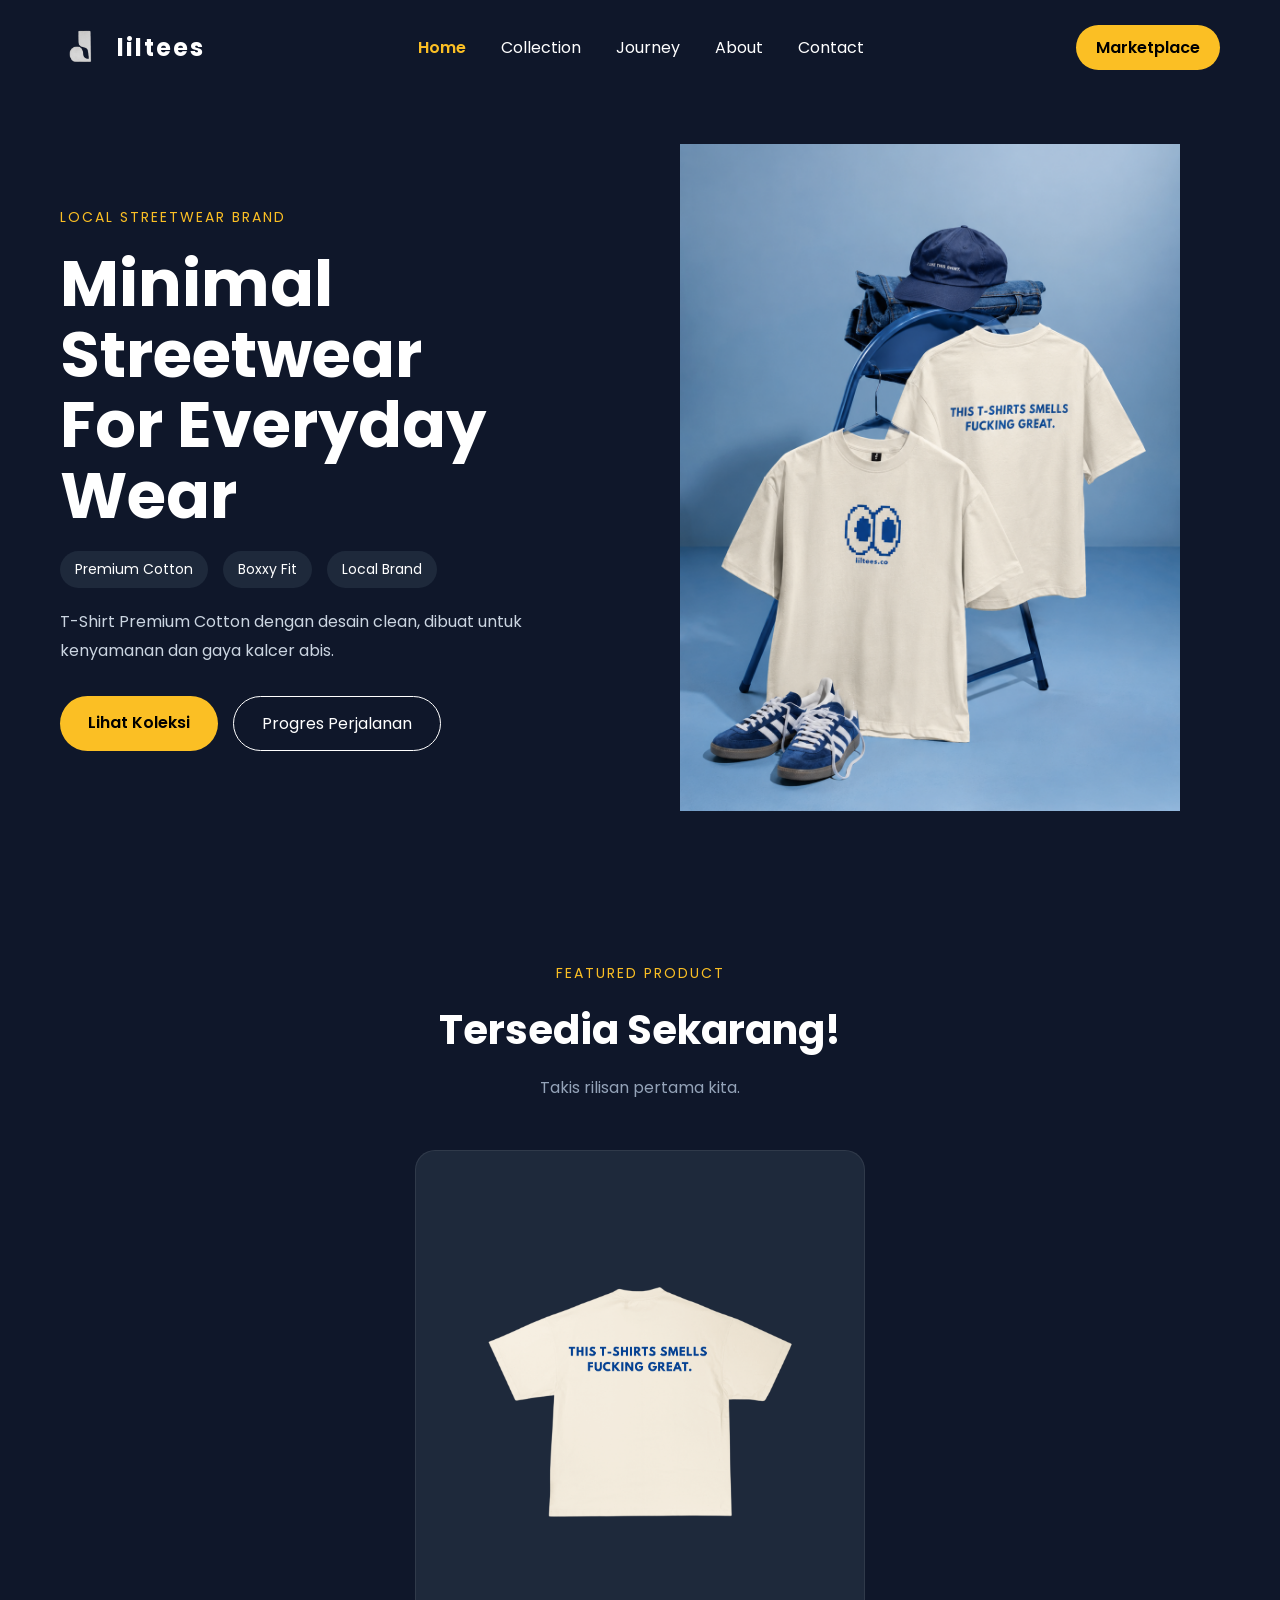
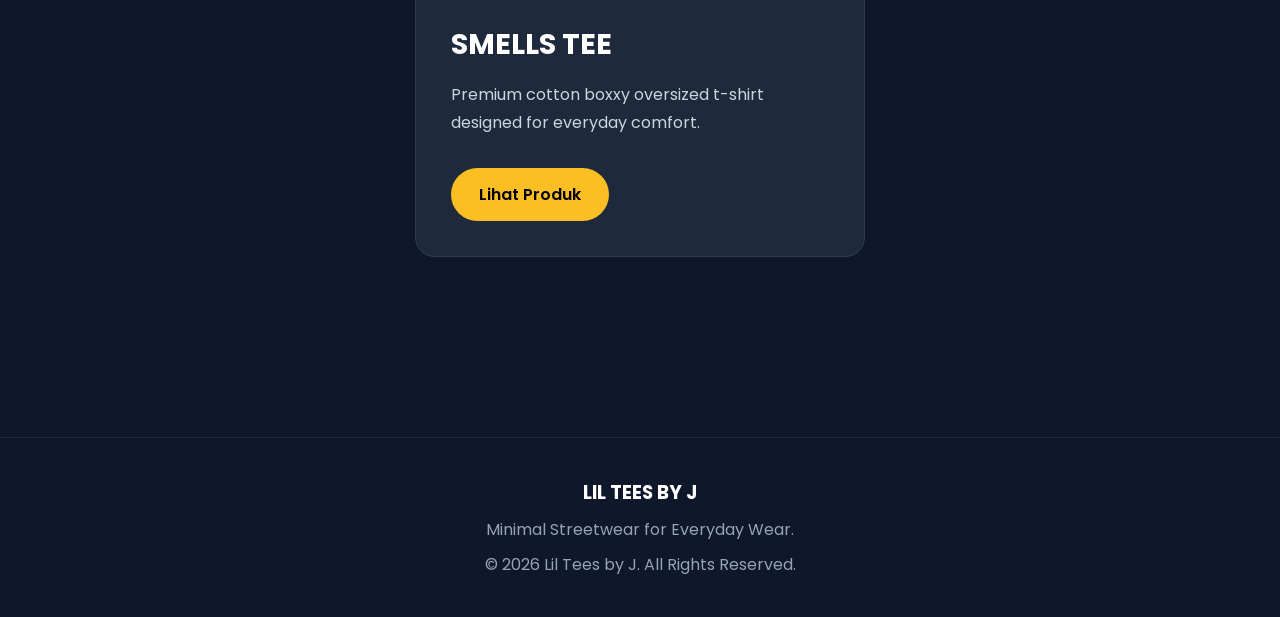
<file: index.html>
<!DOCTYPE html>
<html lang="id">
<head>
    <meta charset="UTF-8">
    <meta name="viewport" content="width=device-width, initial-scale=1.0">
    <title>Lil Tees by J</title>

    <link rel="stylesheet" href="style.css">

    <link href="https://fonts.googleapis.com/css2?family=Poppins:wght@300;400;500;600;700&display=swap" rel="stylesheet">
</head>
<body>

    <!-- ======================
         NAVBAR
    ======================= -->

    <header>
        <nav class="navbar">

            <div class="logo">

                <a href="index.html">
            
                    <img src="images/logofooter.png" alt="Lil Tees Logo">
            
                    <span>liltees</span>
            
                </a>
            
            </div>

            <ul class="nav-links">
                <li><a class="active" href="index.html">Home</a></li>
                <li><a href="collection.html">Collection</a></li>
                <li><a href="journey.html">Journey</a></li>
                <li><a href="about.html">About</a></li>
                <li><a href="contact.html">Contact</a></li>
            </ul>

            <a href="marketplace.html" class="market-btn">
                Marketplace
            </a>

        </nav>
    </header>

    <!-- ======================
         HERO
    ======================= -->

    <section class="hero">

        <div class="hero-content">

            <span class="tag">
                LOCAL STREETWEAR BRAND
            </span>

            <h1>
                Minimal Streetwear
                <br>
                For Everyday Wear
            </h1>

            <div class="hero-features">
                <span>Premium Cotton</span>
                <span>Boxxy Fit</span>
                <span>Local Brand</span>
            </div>

            <p>
                T-Shirt Premium Cotton dengan desain clean, dibuat untuk kenyamanan dan gaya kalcer abis.
            </p>

            <div class="hero-buttons">

                <a href="collection.html" class="btn-primary">
                    Lihat Koleksi 
                </a>

                <a href="journey.html" class="btn-secondary">
                    Progres Perjalanan
                </a>

            </div>

        </div>

        <div class="hero-image">
            <img src="images/ts.png" alt="Lil Tees Featured T-Shirt">
        </div>

    </section>

    <!-- ======================
         FEATURED PRODUCT
    ======================= -->

    <section class="featured">

        <div class="section-title">

            <span>FEATURED PRODUCT</span>

            <h2> Tersedia Sekarang!</h2>

            <p>
                Takis rilisan pertama kita.
            </p>

        </div>

        <div class="featured-card">

            <img src="images/product1.png" alt="Smells Tee">

            <h3>SMELLS TEE</h3>

            <p>
                Premium cotton boxxy oversized t-shirt designed
                for everyday comfort.
            </p>

            <a href="collection.html" class="btn-primary">
                Lihat Produk
            </a>

        </div>

    </section>

    <!-- ======================
         FOOTER
    ======================= -->

    <footer>

        <h3>LIL TEES BY J</h3>

        <p>
            Minimal Streetwear for Everyday Wear.
        </p>

        <p>
            © 2026 Lil Tees by J. All Rights Reserved.
        </p>

    </footer>

</body>
</html>
</file>
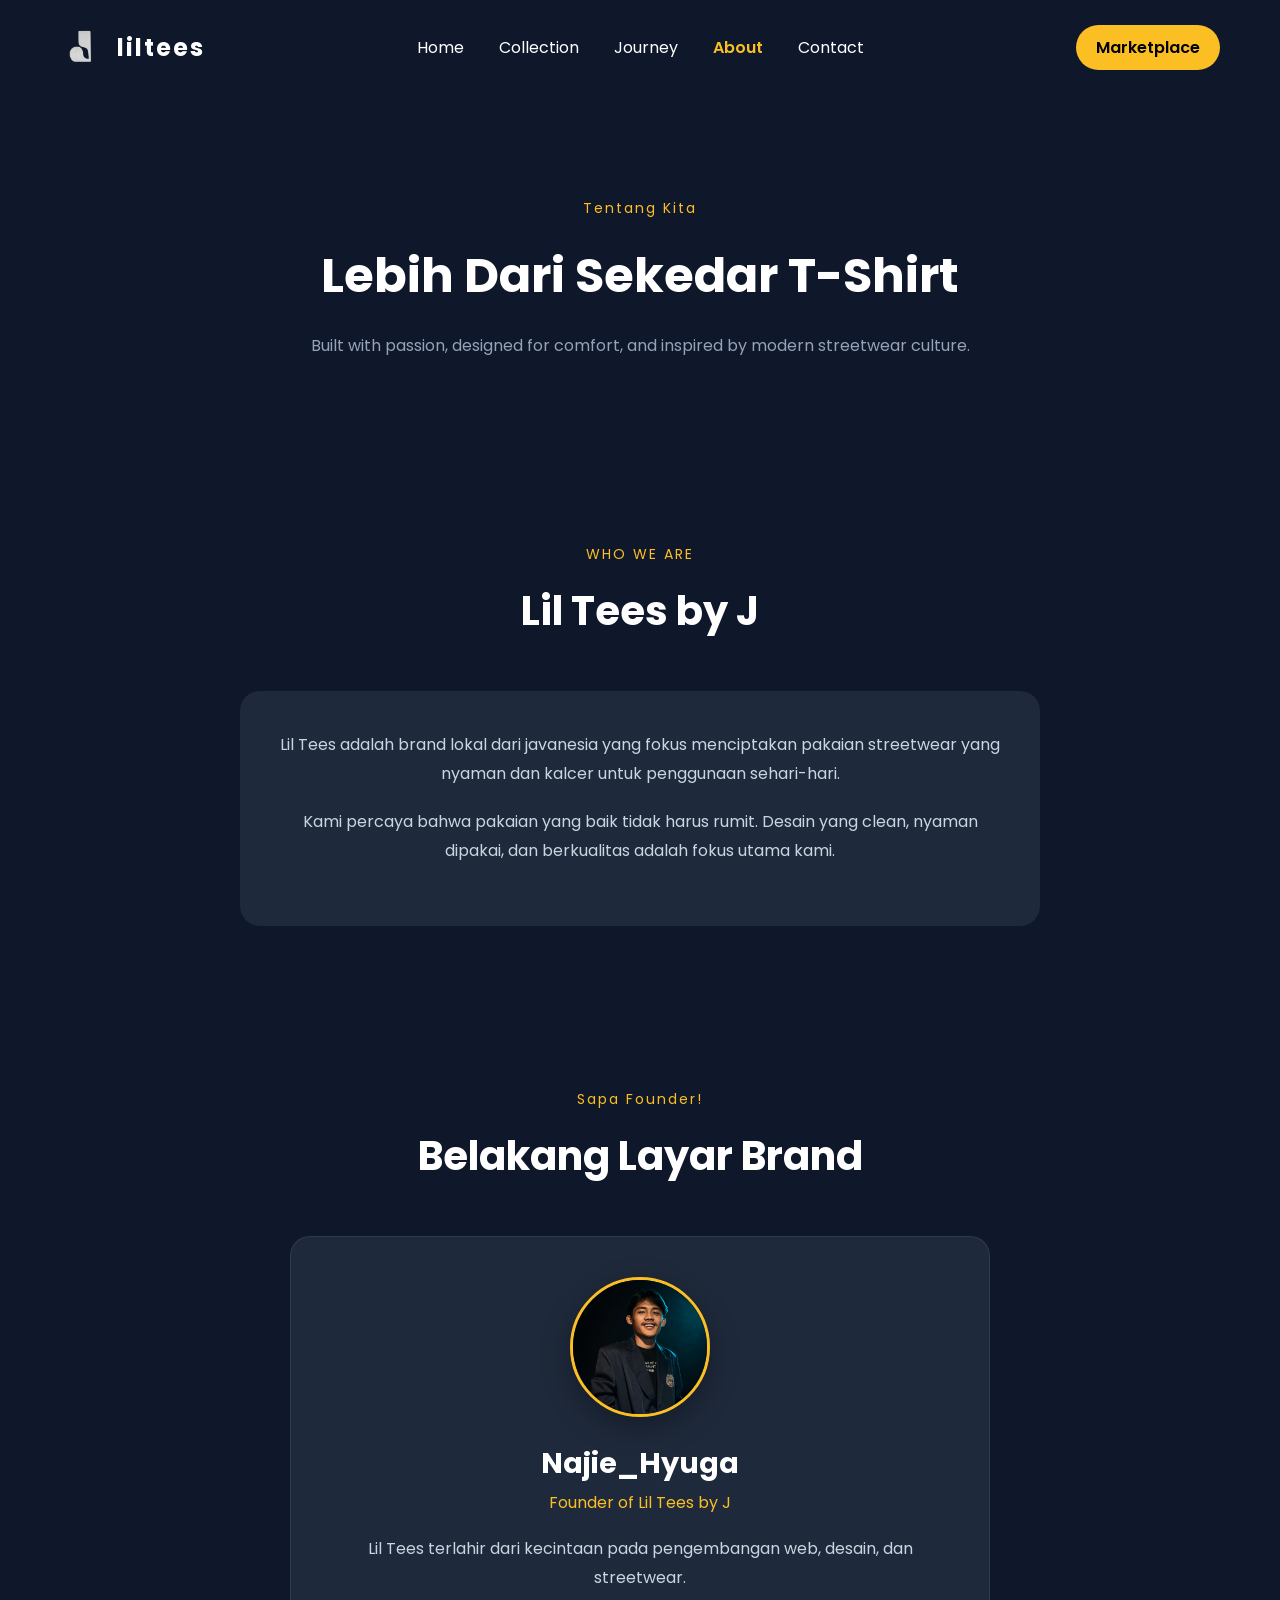
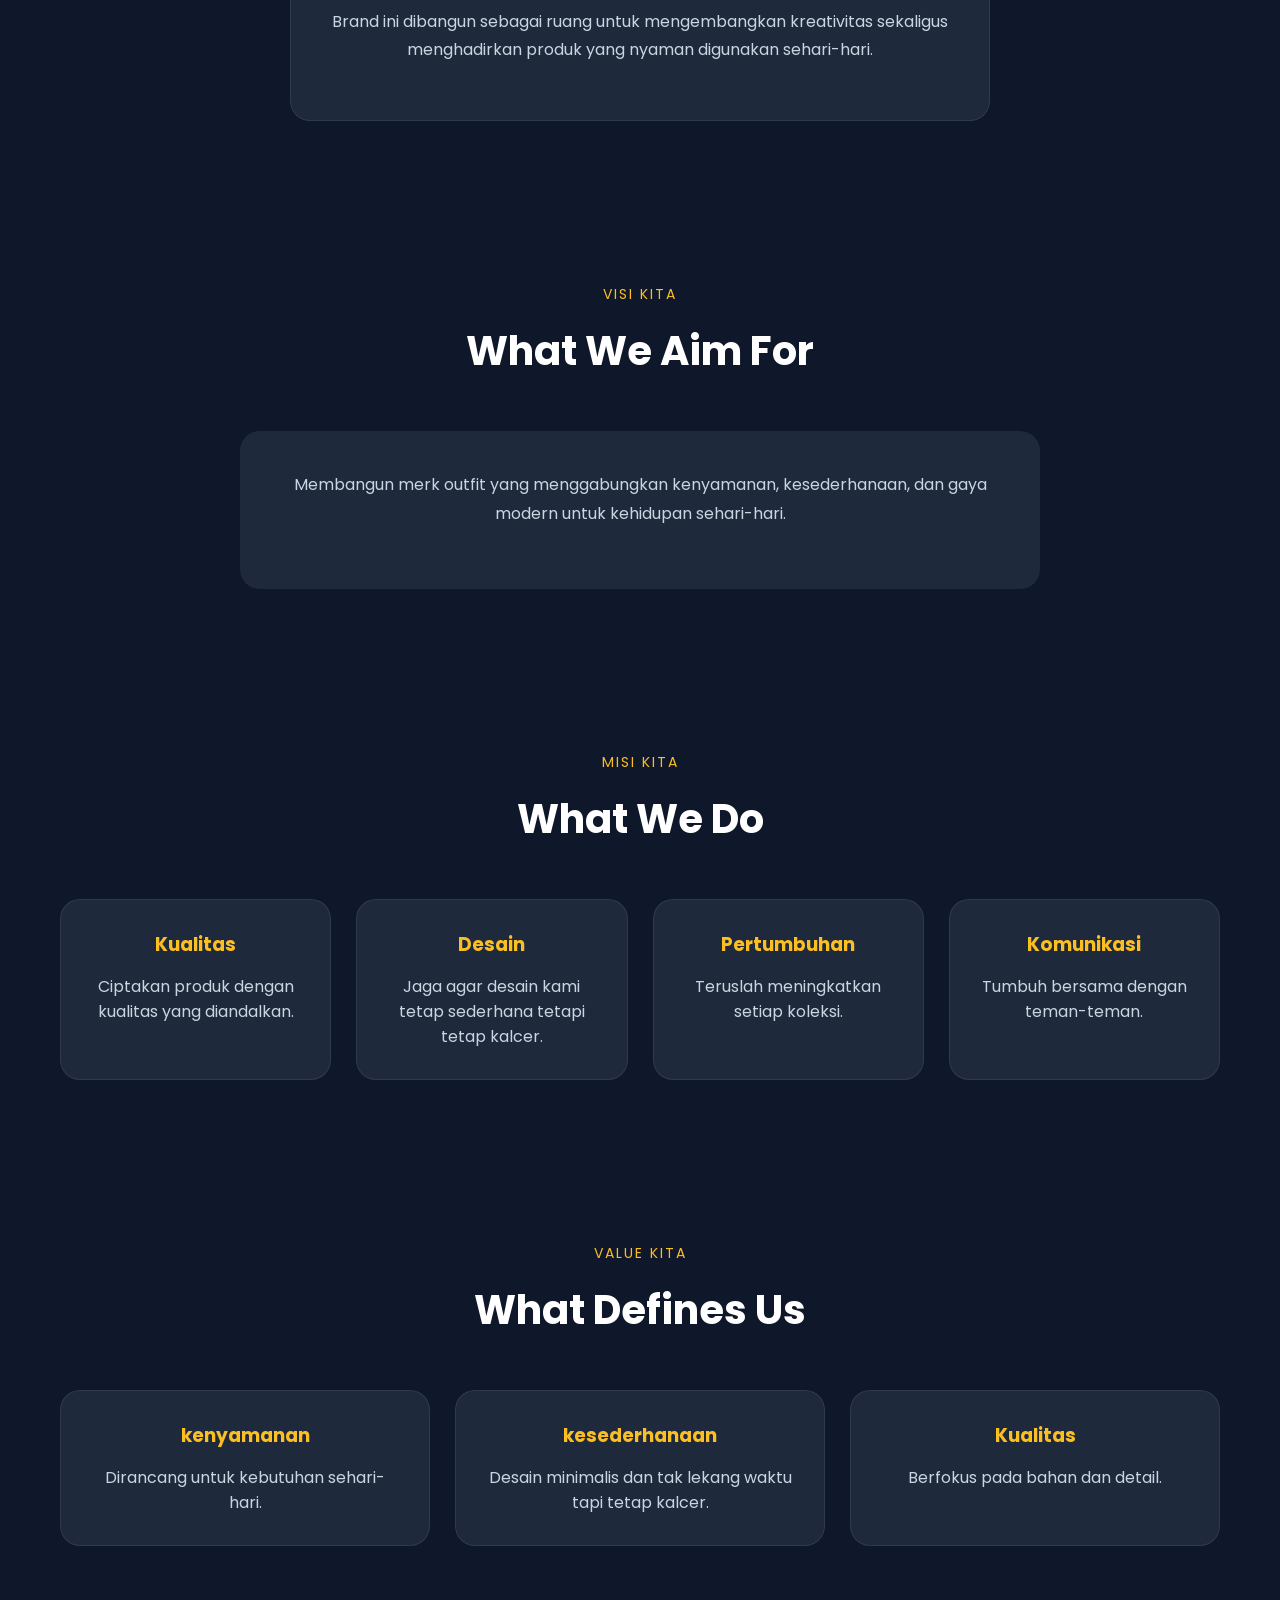
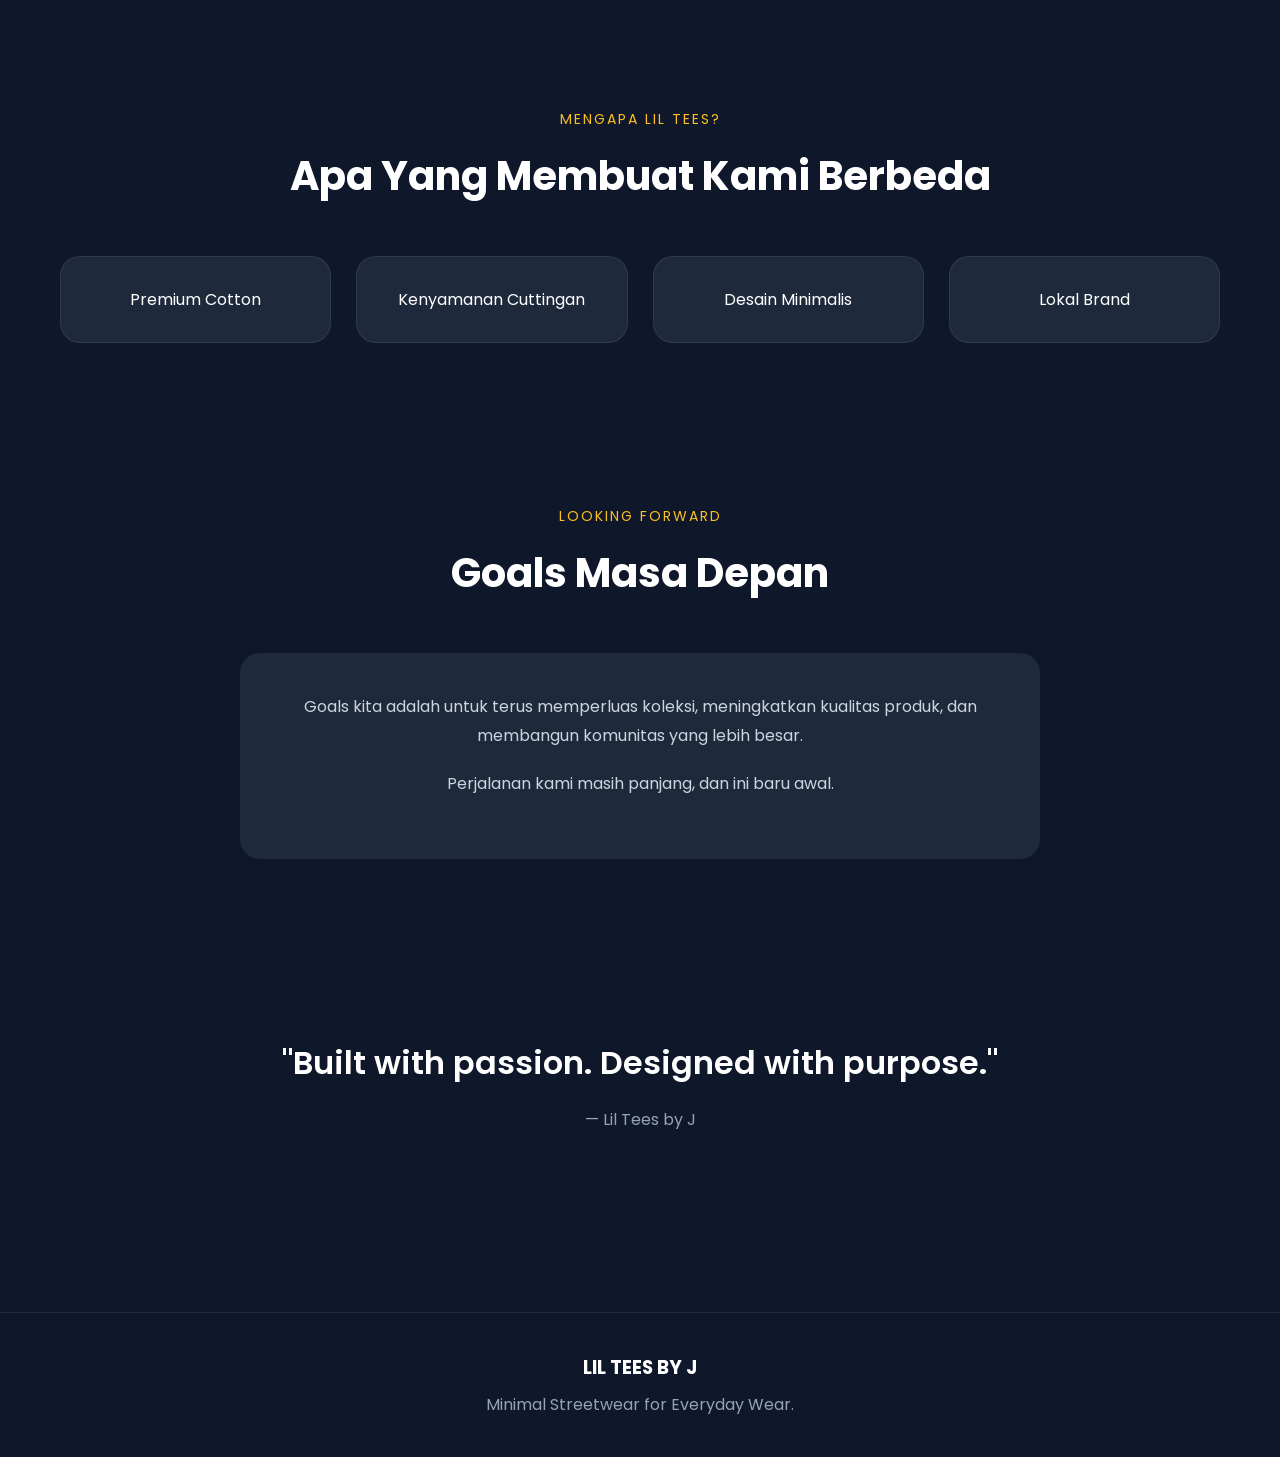
<file: about.html>
<!DOCTYPE html>
<html lang="id">
<head>
    <meta charset="UTF-8">
    <meta name="viewport" content="width=device-width, initial-scale=1.0">
    <title>About | Lil Tees by J</title>

    <link rel="stylesheet" href="style.css">

    <link href="https://fonts.googleapis.com/css2?family=Poppins:wght@300;400;500;600;700&display=swap" rel="stylesheet">
</head>
<body>

<header>

    <nav class="navbar">

        <div class="logo">
            <a href="index.html">
            
                <img src="images/logofooter.png" alt="Lil Tees Logo">
        
                <span>liltees</span>
        
            </a>
        </div>

        <ul class="nav-links">
            <li><a href="index.html">Home</a></li>
            <li><a href="collection.html">Collection</a></li>
            <li><a href="journey.html">Journey</a></li>
            <li><a class="active" href="about.html">About</a></li>
            <li><a href="contact.html">Contact</a></li>
        </ul>

        <a href="marketplace.html" class="market-btn">
            Marketplace
        </a>

    </nav>

</header>

<!-- HERO -->

<section class="about-hero">

    <span>Tentang Kita</span>

    <h1>
        Lebih Dari Sekedar T-Shirt
    </h1>

    <p>
        Built with passion, designed for comfort,
        and inspired by modern streetwear culture.
    </p>

</section>

<!-- WHO WE ARE -->

<section class="about-section">

    <div class="section-title">
        <span>WHO WE ARE</span>
        <h2>Lil Tees by J</h2>
    </div>

    <div class="about-card">

        <p>
            Lil Tees adalah brand lokal dari javanesia yang fokus menciptakan pakaian streetwear yang nyaman dan kalcer untuk penggunaan sehari-hari.
        </p>

        <p>
            Kami percaya bahwa pakaian yang baik tidak harus
            rumit. Desain yang clean, nyaman dipakai, dan
            berkualitas adalah fokus utama kami.
        </p>

    </div>

</section>

<!-- FOUNDER -->

<section class="about-section">

    <div class="section-title">
        <span>Sapa Founder!</span>
        <h2>Belakang Layar Brand</h2>
    </div>

    <div class="founder-card">

        <!-- Nanti bisa diganti foto owner -->
        <img src="images/profil1.png" alt="Najie_Hyuga" class="founder-photo">

        <h3>Najie_Hyuga</h3>

        <span>Founder of Lil Tees by J</span>

        <p>
            Lil Tees terlahir dari kecintaan pada pengembangan web, desain, dan streetwear.
        </p>

        <p>
            Brand ini dibangun sebagai ruang untuk
            mengembangkan kreativitas sekaligus menghadirkan
            produk yang nyaman digunakan sehari-hari.
        </p>

    </div>

</section>

<!-- VISION -->

<section class="about-section">

    <div class="section-title">
        <span>VISI KITA</span>
        <h2>What We Aim For</h2>
    </div>

    <div class="about-card">

        <p>
            Membangun merk outfit yang menggabungkan kenyamanan, kesederhanaan, dan gaya modern untuk kehidupan sehari-hari.
        </p>

    </div>

</section>

<!-- MISSION -->

<section class="about-section">

    <div class="section-title">
        <span>MISI KITA</span>
        <h2>What We Do</h2>
    </div>

    <div class="mission-grid">

        <div class="mission-card">
            <h3>Kualitas</h3>
            <p>Ciptakan produk dengan kualitas yang diandalkan.</p>
        </div>

        <div class="mission-card">
            <h3>Desain</h3>
            <p>Jaga agar desain kami tetap sederhana tetapi tetap kalcer.</p>
        </div>

        <div class="mission-card">
            <h3>Pertumbuhan</h3>
            <p>Teruslah meningkatkan setiap koleksi.</p>
        </div>

        <div class="mission-card">
            <h3>Komunikasi</h3>
            <p>Tumbuh bersama dengan teman-teman.</p>
        </div>

    </div>

</section>

<!-- VALUES -->

<section class="about-section">

    <div class="section-title">
        <span>VALUE KITA</span>
        <h2>What Defines Us</h2>
    </div>

    <div class="values-grid">

        <div class="value-card">
            <h3>kenyamanan</h3>
            <p>Dirancang untuk kebutuhan sehari-hari.</p>
        </div>

        <div class="value-card">
            <h3>kesederhanaan</h3>
            <p>Desain minimalis dan tak lekang waktu tapi tetap kalcer.</p>
        </div>

        <div class="value-card">
            <h3>Kualitas</h3>
            <p>Berfokus pada bahan dan detail.</p>
        </div>

    </div>

</section>

<!-- WHY US -->

<section class="about-section">

    <div class="section-title">
        <span>MENGAPA LIL TEES?</span>
        <h2>Apa Yang Membuat Kami Berbeda</h2>
    </div>

    <div class="why-grid">

        <div class="why-card">Premium Cotton</div>
        <div class="why-card">Kenyamanan Cuttingan</div>
        <div class="why-card">Desain Minimalis</div>
        <div class="why-card">Lokal Brand</div>

    </div>

</section>

<!-- FUTURE -->

<section class="about-section">

    <div class="section-title">
        <span>LOOKING FORWARD</span>
        <h2>Goals Masa Depan</h2>
    </div>

    <div class="about-card">

        <p>
            Goals kita adalah untuk terus memperluas koleksi, meningkatkan kualitas produk, dan membangun komunitas yang lebih besar.
        </p>

        <p>
            Perjalanan kami masih panjang, dan ini baru awal.
        </p>

    </div>

</section>

<!-- QUOTE -->

<section class="quote-section">

    <blockquote>
        "Built with passion. Designed with purpose."
    </blockquote>

    <p>
        — Lil Tees by J
    </p>

</section>

<footer>

    <h3>LIL TEES BY J</h3>

    <p>
        Minimal Streetwear for Everyday Wear.
    </p>

</footer>

</body>
</html>
</file>
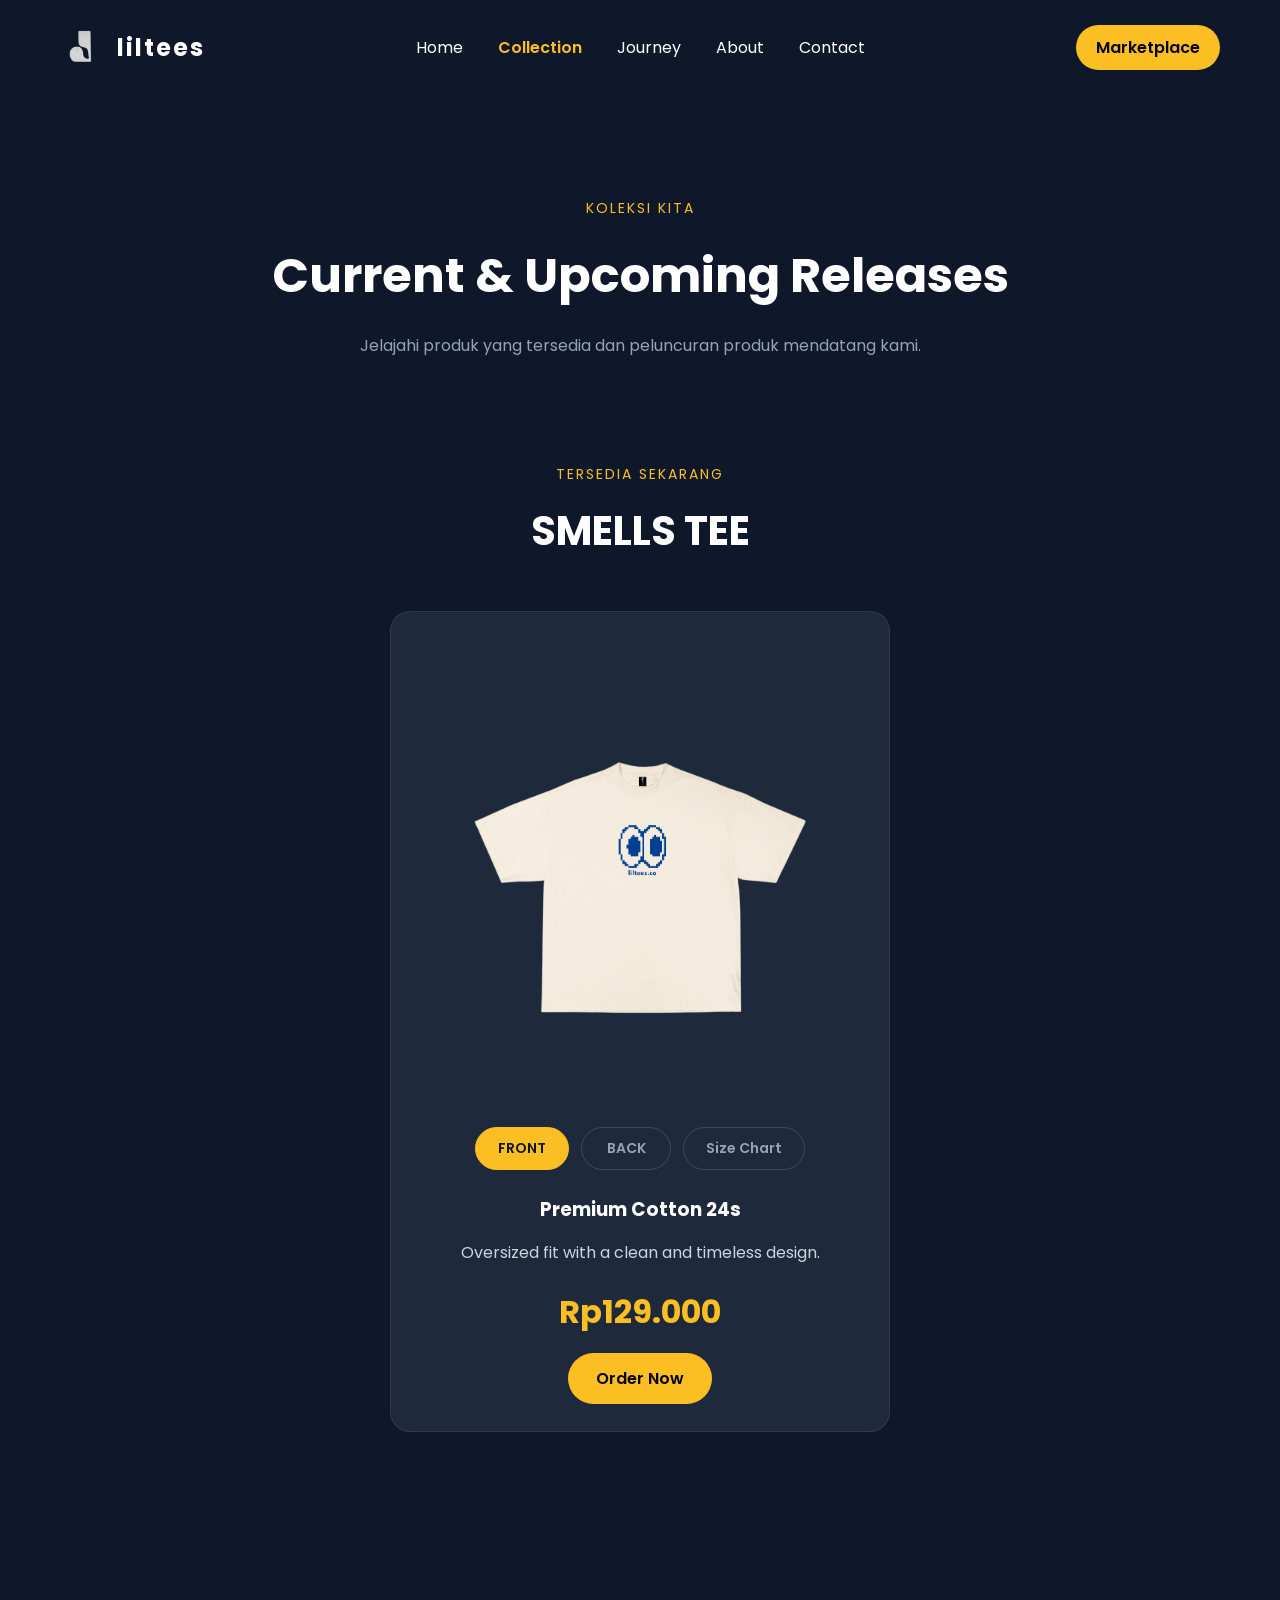
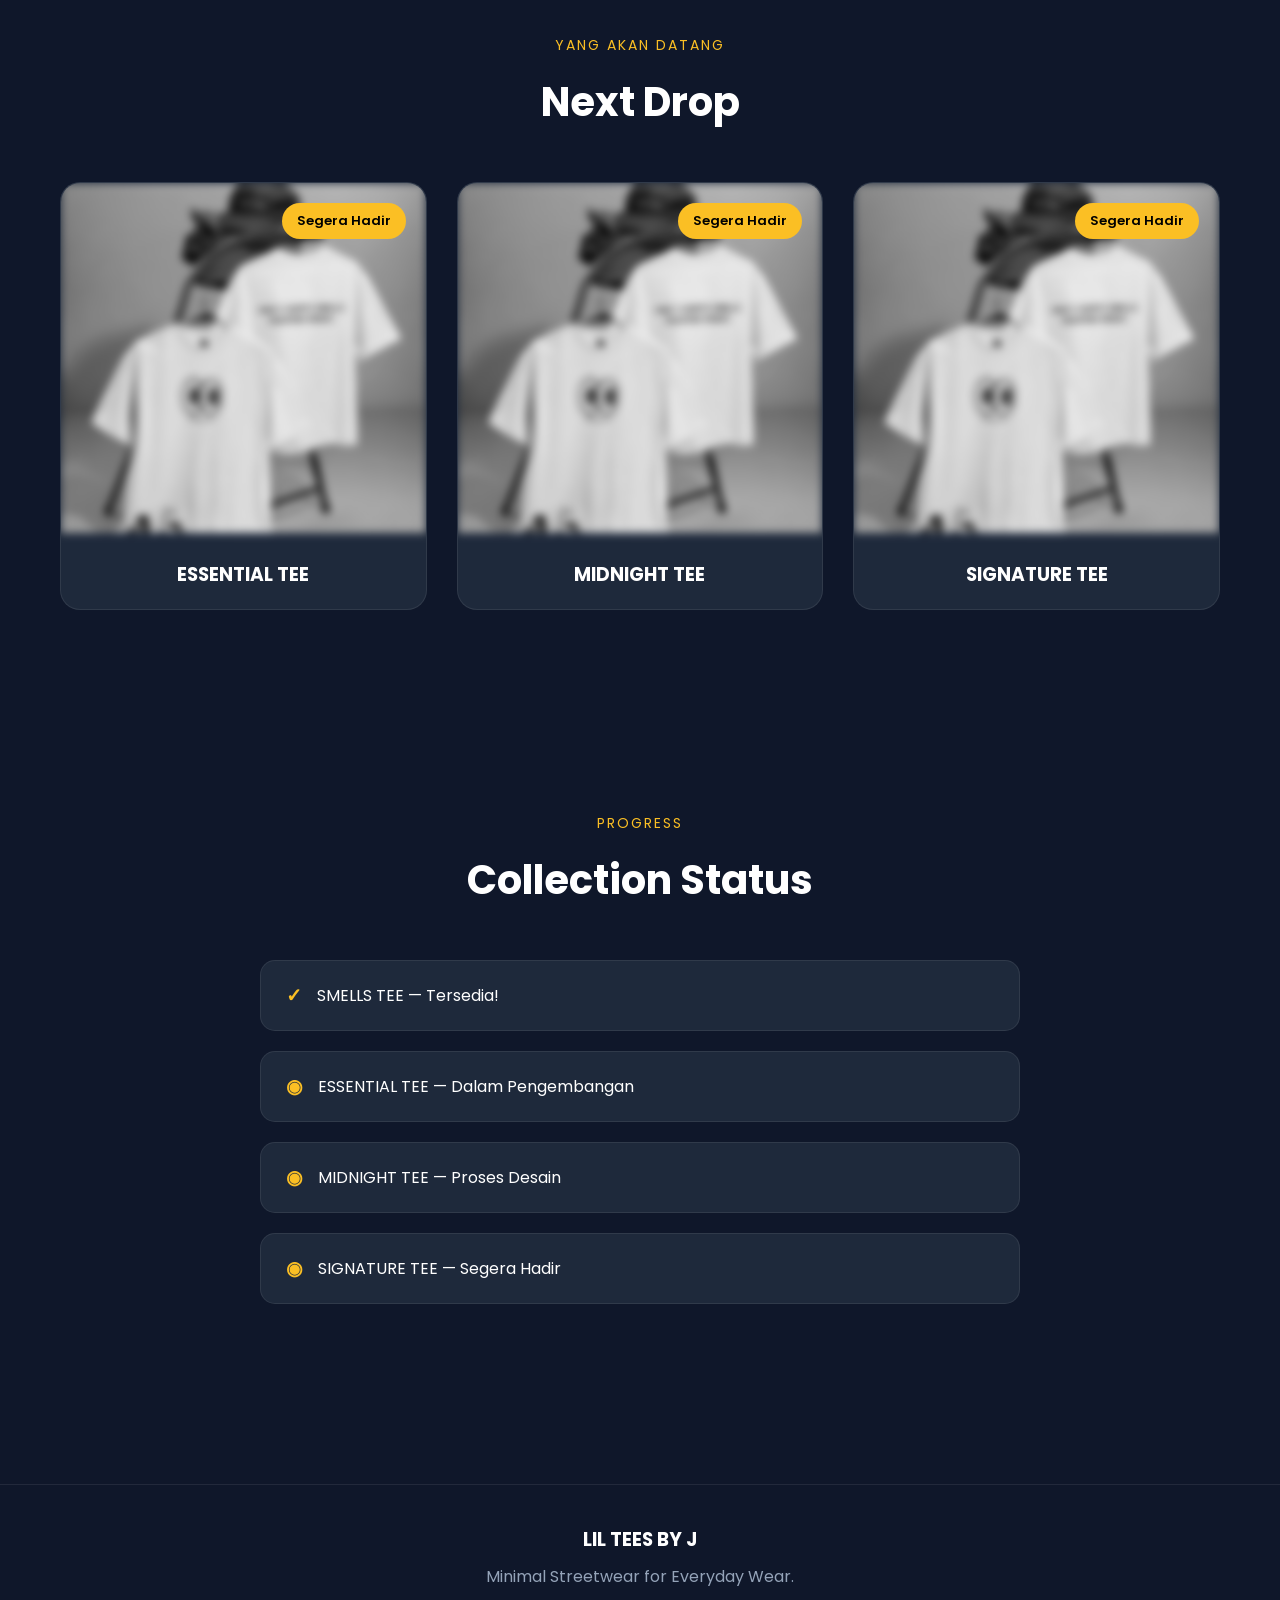
<file: collection.html>
<!DOCTYPE html>
<html lang="id">
<head>
    <meta charset="UTF-8">
    <meta name="viewport" content="width=device-width, initial-scale=1.0">
    <title>Collection | Lil Tees by J</title>

    <link rel="stylesheet" href="style.css">

    <link href="https://fonts.googleapis.com/css2?family=Poppins:wght@300;400;500;600;700&display=swap" rel="stylesheet">
</head>
<body>

<header>

    <nav class="navbar">

        <div class="logo">
            <a href="index.html">
            
                <img src="images/logofooter.png" alt="Lil Tees Logo">
        
                <span>liltees</span>
        
            </a>        </div>

        <ul class="nav-links">
            <li><a href="index.html">Home</a></li>
            <li><a class="active" href="collection.html">Collection</a></li>
            <li><a href="journey.html">Journey</a></li>
            <li><a href="about.html">About</a></li>
            <li><a href="contact.html">Contact</a></li>
        </ul>

        <a href="marketplace.html" class="market-btn">
            Marketplace
        </a>

    </nav>

</header>

<!-- COLLECTION HERO -->

<section class="collection-header">

    <span>KOLEKSI KITA</span>

    <h1>Current & Upcoming Releases</h1>

    <p>
        Jelajahi produk yang tersedia dan peluncuran produk mendatang kami.
    </p>

</section>

<!-- AVAILABLE PRODUCT -->

<section class="available-product">

    <div class="section-title">

        <span>TERSEDIA SEKARANG</span>

        <h2>SMELLS TEE</h2>

    </div>

    <div class="available-card">

        <img
            id="mainImage"
            class="main-product-image"
            src="images/product1front.png"
            alt="Void Tee"
        >
    
        <div class="product-view-switch">

            <button
                class="view-btn active-view"
                onclick="changeImage('images/product1front.png', this)">
                FRONT
            </button>
        
            <button
                class="view-btn"
                onclick="changeImage('images/product1.png', this)">
                BACK
            </button>

            <button
            class="view-btn"
            onclick="changeImage('images/sc.jpg', this)">
            Size Chart
        </button>
        
        </div>
    
        <h3>Premium Cotton 24s</h3>
    
        <p>
            Oversized fit with a clean and timeless design.
        </p>
    
        <div class="price">
            Rp129.000
        </div>
    
        <a href="marketplace.html" class="btn-primary">
            Order Now
        </a>
    
    </div>

</section>

<!-- UPCOMING -->

<section class="upcoming">

    <div class="section-title">

        <span>YANG AKAN DATANG</span>

        <h2>Next Drop</h2>

    </div>

    <div class="upcoming-grid">

        <div class="coming-card">

            <img src="images/ts.png" alt="">

            <div class="coming-overlay">
                Segera Hadir
            </div>

            <h3>ESSENTIAL TEE</h3>

        </div>

        <div class="coming-card">

            <img src="images/ts.png" alt="">

            <div class="coming-overlay">
                Segera Hadir
            </div>

            <h3>MIDNIGHT TEE</h3>

        </div>

        <div class="coming-card">

            <img src="images/ts.png" alt="">

            <div class="coming-overlay">
                Segera Hadir
            </div>

            <h3>SIGNATURE TEE</h3>

        </div>

    </div>

</section>

<!-- STATUS -->

<section class="collection-status">

    <div class="section-title">

        <span>PROGRESS</span>

        <h2>Collection Status</h2>

    </div>

    <div class="status-list">

        <div class="status-item">
            <span>✓</span>
            <p>SMELLS TEE — Tersedia!</p>
        </div>

        <div class="status-item">
            <span>◉</span>
            <p>ESSENTIAL TEE — Dalam Pengembangan</p>
        </div>

        <div class="status-item">
            <span>◉</span>
            <p>MIDNIGHT TEE — Proses Desain</p>
        </div>

        <div class="status-item">
            <span>◉</span>
            <p>SIGNATURE TEE — Segera Hadir</p>
        </div>

    </div>

</section>

<footer>

    <h3>LIL TEES BY J</h3>

    <p>
        Minimal Streetwear for Everyday Wear.
    </p>

</footer>

<script>
    function changeImage(imageSrc, button){
    
        document.getElementById("mainImage").src = imageSrc;
    
        document.querySelectorAll(".view-btn")
        .forEach(btn => {
            btn.classList.remove("active-view");
        });
    
        button.classList.add("active-view");
    }
    </script>

</body>
</html>
</file>
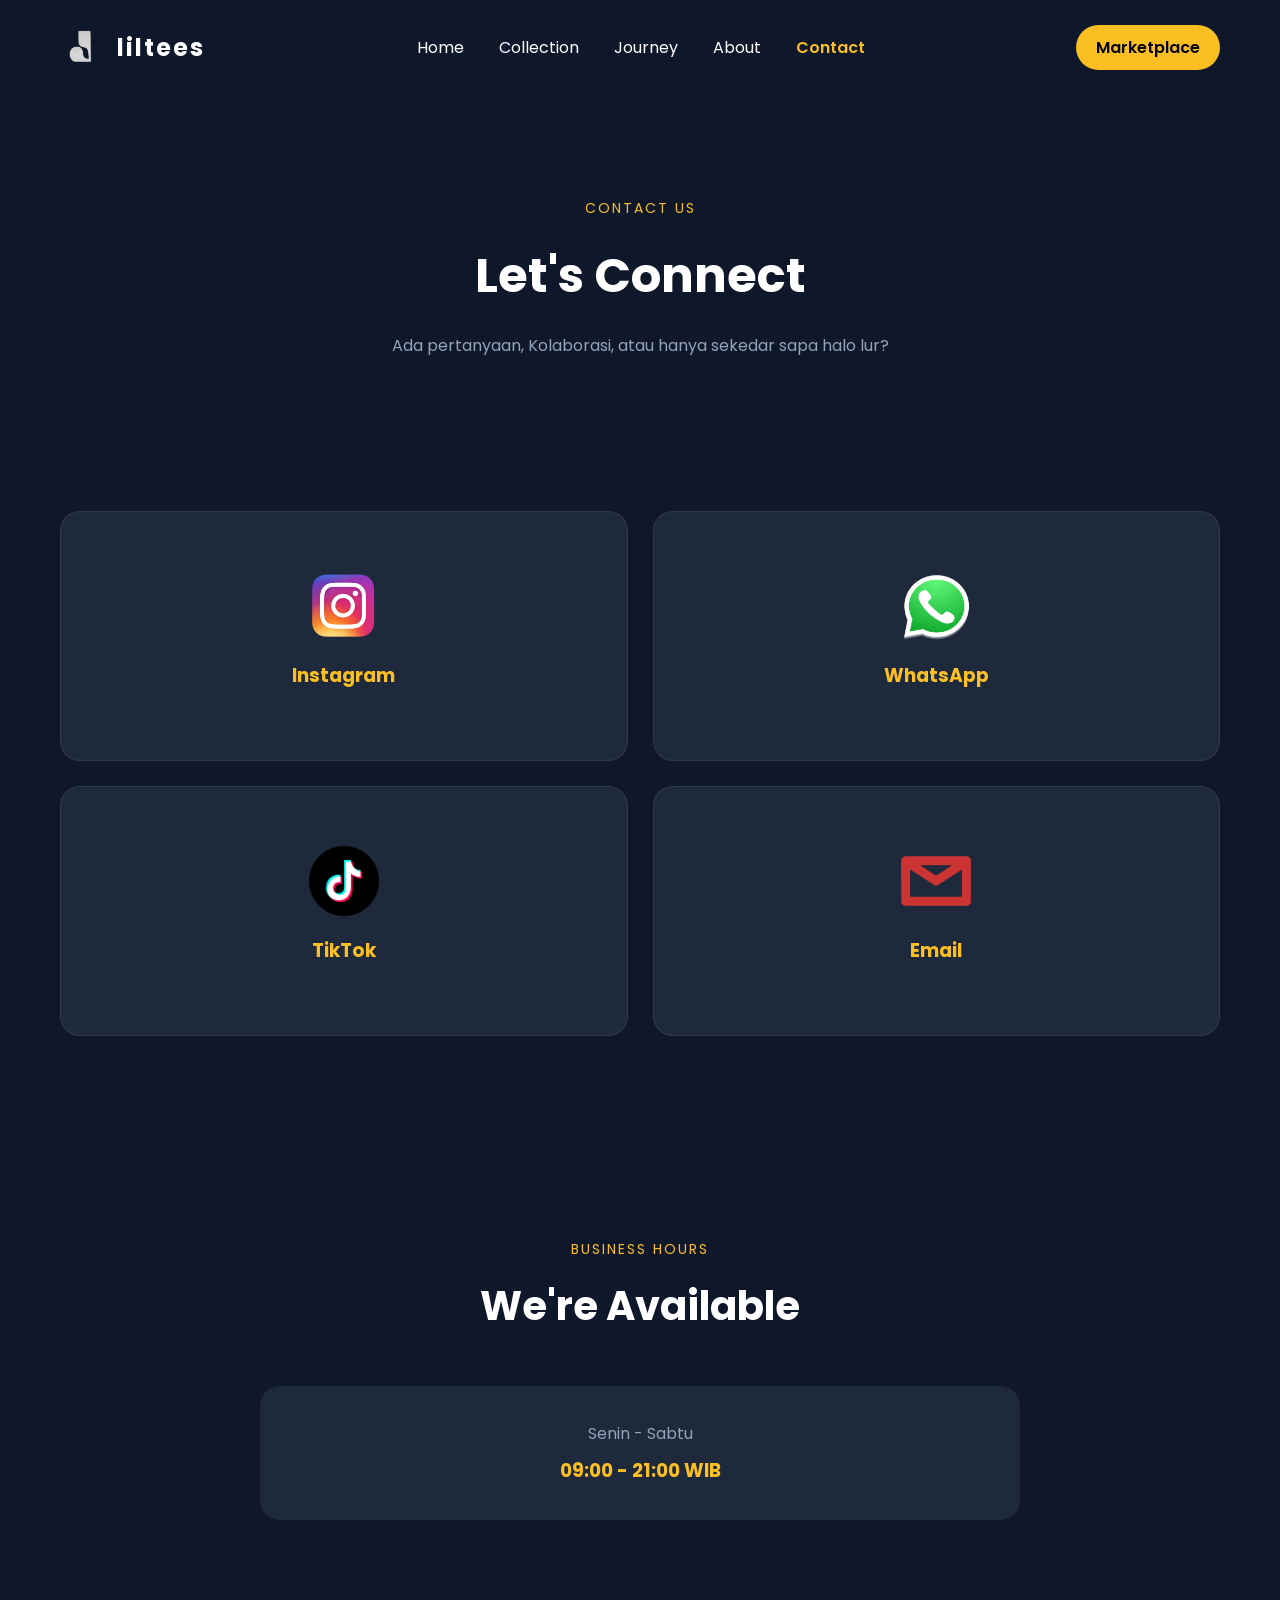
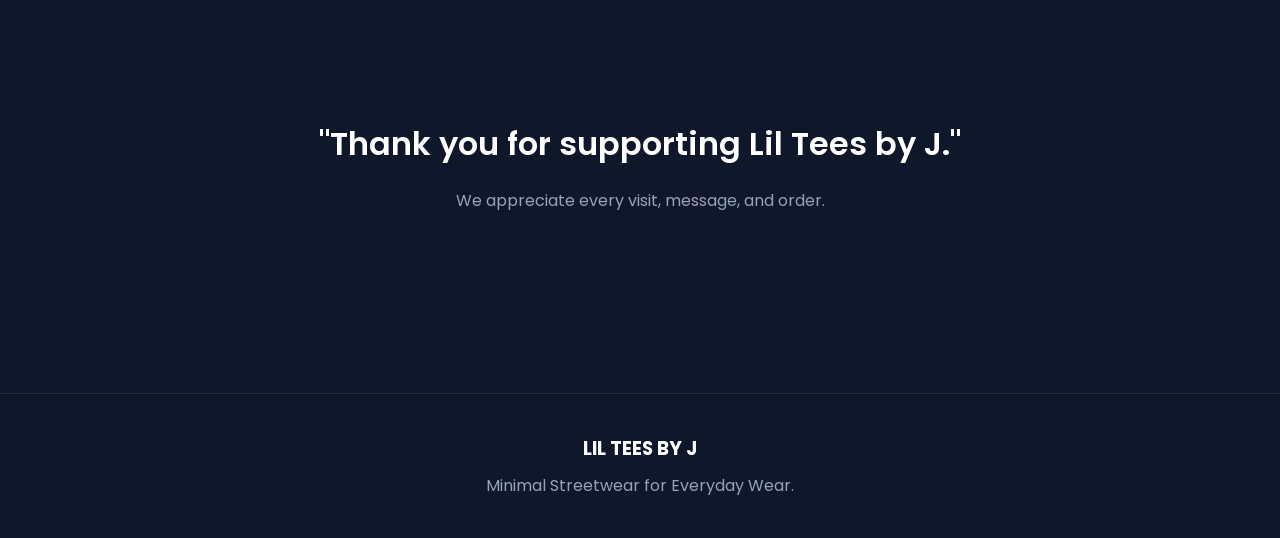
<file: contact.html>
<!DOCTYPE html>
<html lang="id">
<head>
    <meta charset="UTF-8">
    <meta name="viewport" content="width=device-width, initial-scale=1.0">
    <title>Contact | Lil Tees by J</title>

    <link rel="stylesheet" href="style.css">

    <link href="https://fonts.googleapis.com/css2?family=Poppins:wght@300;400;500;600;700&display=swap" rel="stylesheet">
</head>
<body>

<header>

    <nav class="navbar">

        <div class="logo">
            <a href="index.html">
            
                <img src="images/logofooter.png" alt="Lil Tees Logo">
        
                <span>liltees</span>
        
            </a>        </div>

        <ul class="nav-links">
            <li><a href="index.html">Home</a></li>
            <li><a href="collection.html">Collection</a></li>
            <li><a href="journey.html">Journey</a></li>
            <li><a href="about.html">About</a></li>
            <li><a class="active" href="contact.html">Contact</a></li>
        </ul>

        <a href="marketplace.html" class="market-btn">
            Marketplace
        </a>

    </nav>

</header>

<!-- CONTACT HERO -->

<section class="contact-hero">

    <span>CONTACT US</span>

    <h1>Let's Connect</h1>

    <p>
        Ada pertanyaan, Kolaborasi, atau hanya sekedar sapa halo lur?
    </p>

</section>

<!-- CONTACT GRID -->

<section class="contact-section">

    <div class="contact-grid">

        <a href="https://instagram.com/najiyy0" target="_blank" class="contact-card">

            <img src="images/ig.png" alt="Instagram">
        
            <h3>Instagram</h3>
    
        </a>

        <a href="https://wa.me/62882003527449" target="_blank" class="contact-card">

            <img src="images/wa.png" alt="WhatsApp">
        
            <h3>WhatsApp</h3>
        
        </a>

        <a href="https://tiktok.com/@liltees.co" target="_blank" class="contact-card">

            <img src="images/tt.png" alt="TikTok">
        
            <h3>TikTok</h3>
        
        </a>

        <a href="mailto:email@lilteesbyj.com" class="contact-card">

            <img src="images/email.png" alt="Email">
        
            <h3>Email</h3>
        
        </a>

    </div>

</section>

<!-- BUSINESS HOURS -->

<section class="business-hours">

    <div class="section-title">

        <span>BUSINESS HOURS</span>

        <h2>We're Available</h2>

    </div>

    <div class="hours-card">

        <p>Senin - Sabtu</p>

        <h3>09:00 - 21:00 WIB</h3>

    </div>

</section>

<!-- QUOTE -->

<section class="quote-section">

    <blockquote>
        "Thank you for supporting Lil Tees by J."
    </blockquote>

    <p>
        We appreciate every visit, message, and order.
    </p>

</section>

<footer>

    <h3>LIL TEES BY J</h3>

    <p>
        Minimal Streetwear for Everyday Wear.
    </p>

</footer>

</body>
</html>
</file>
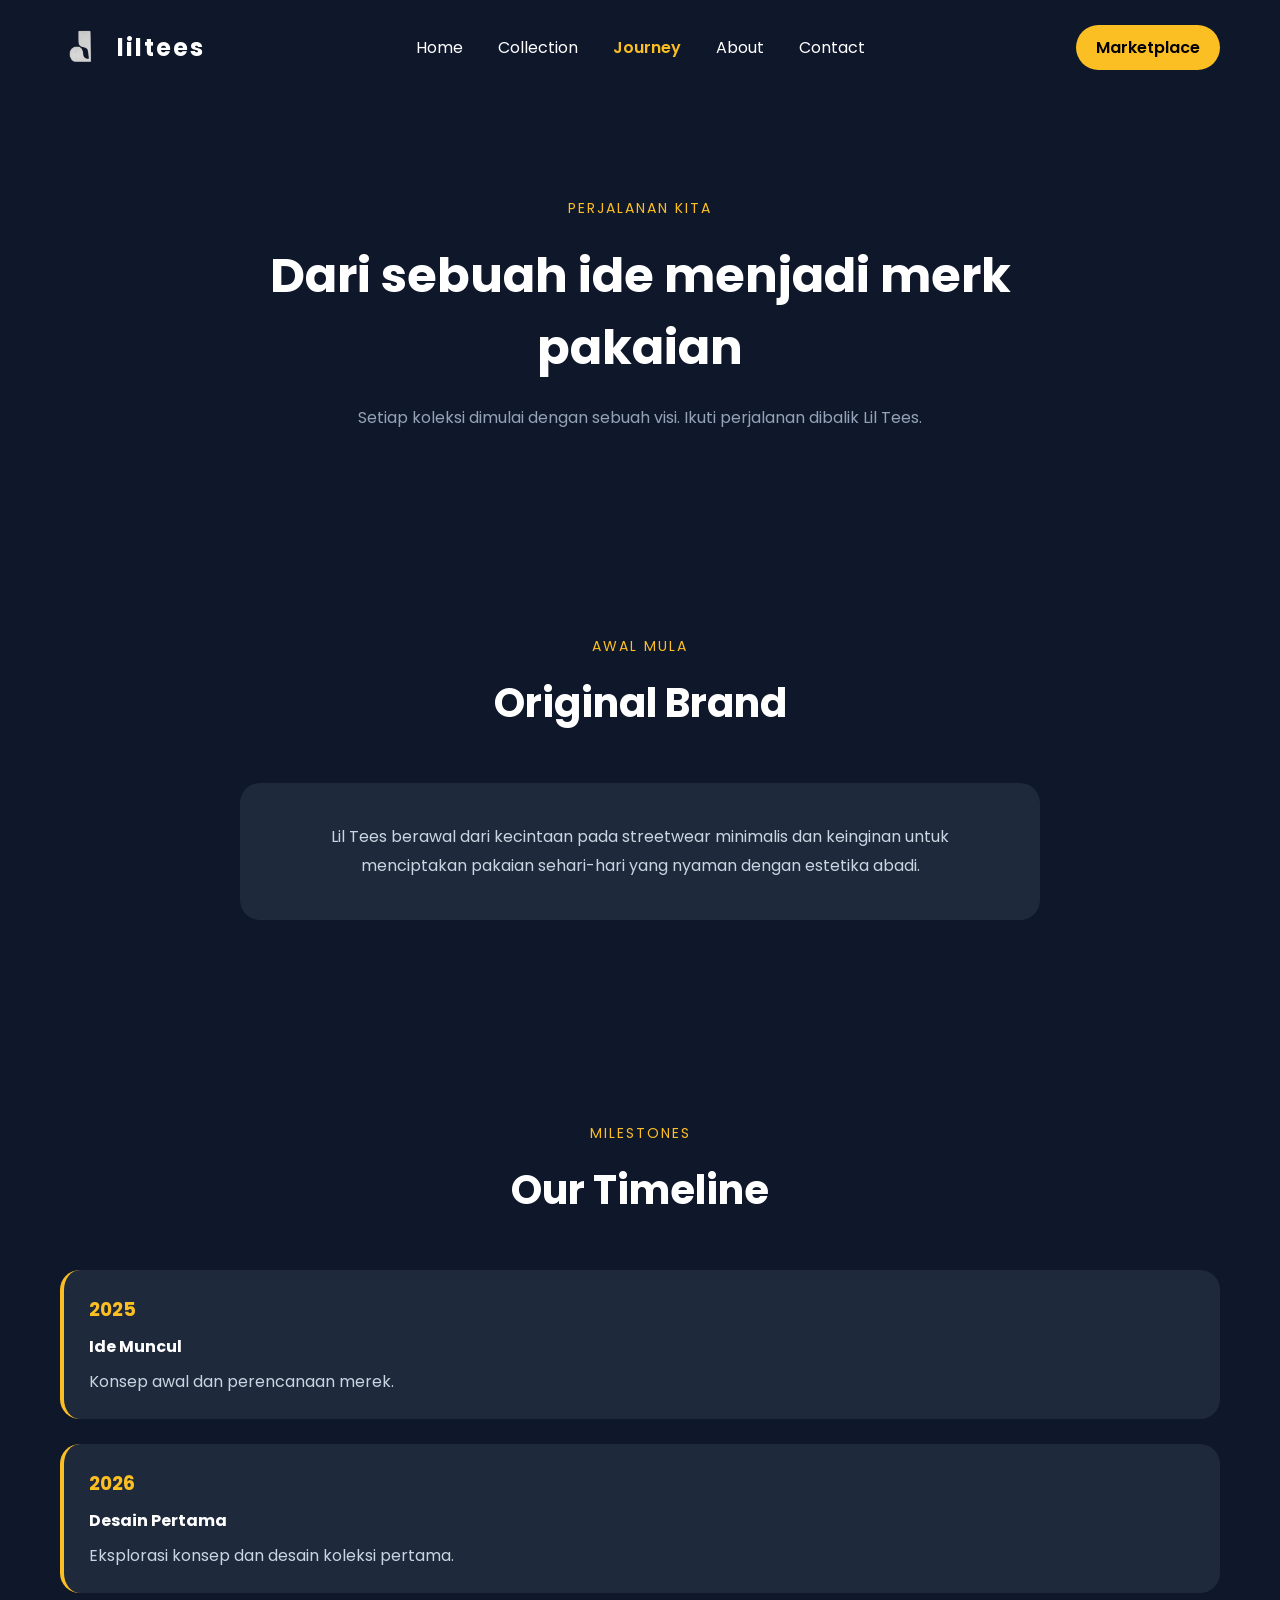
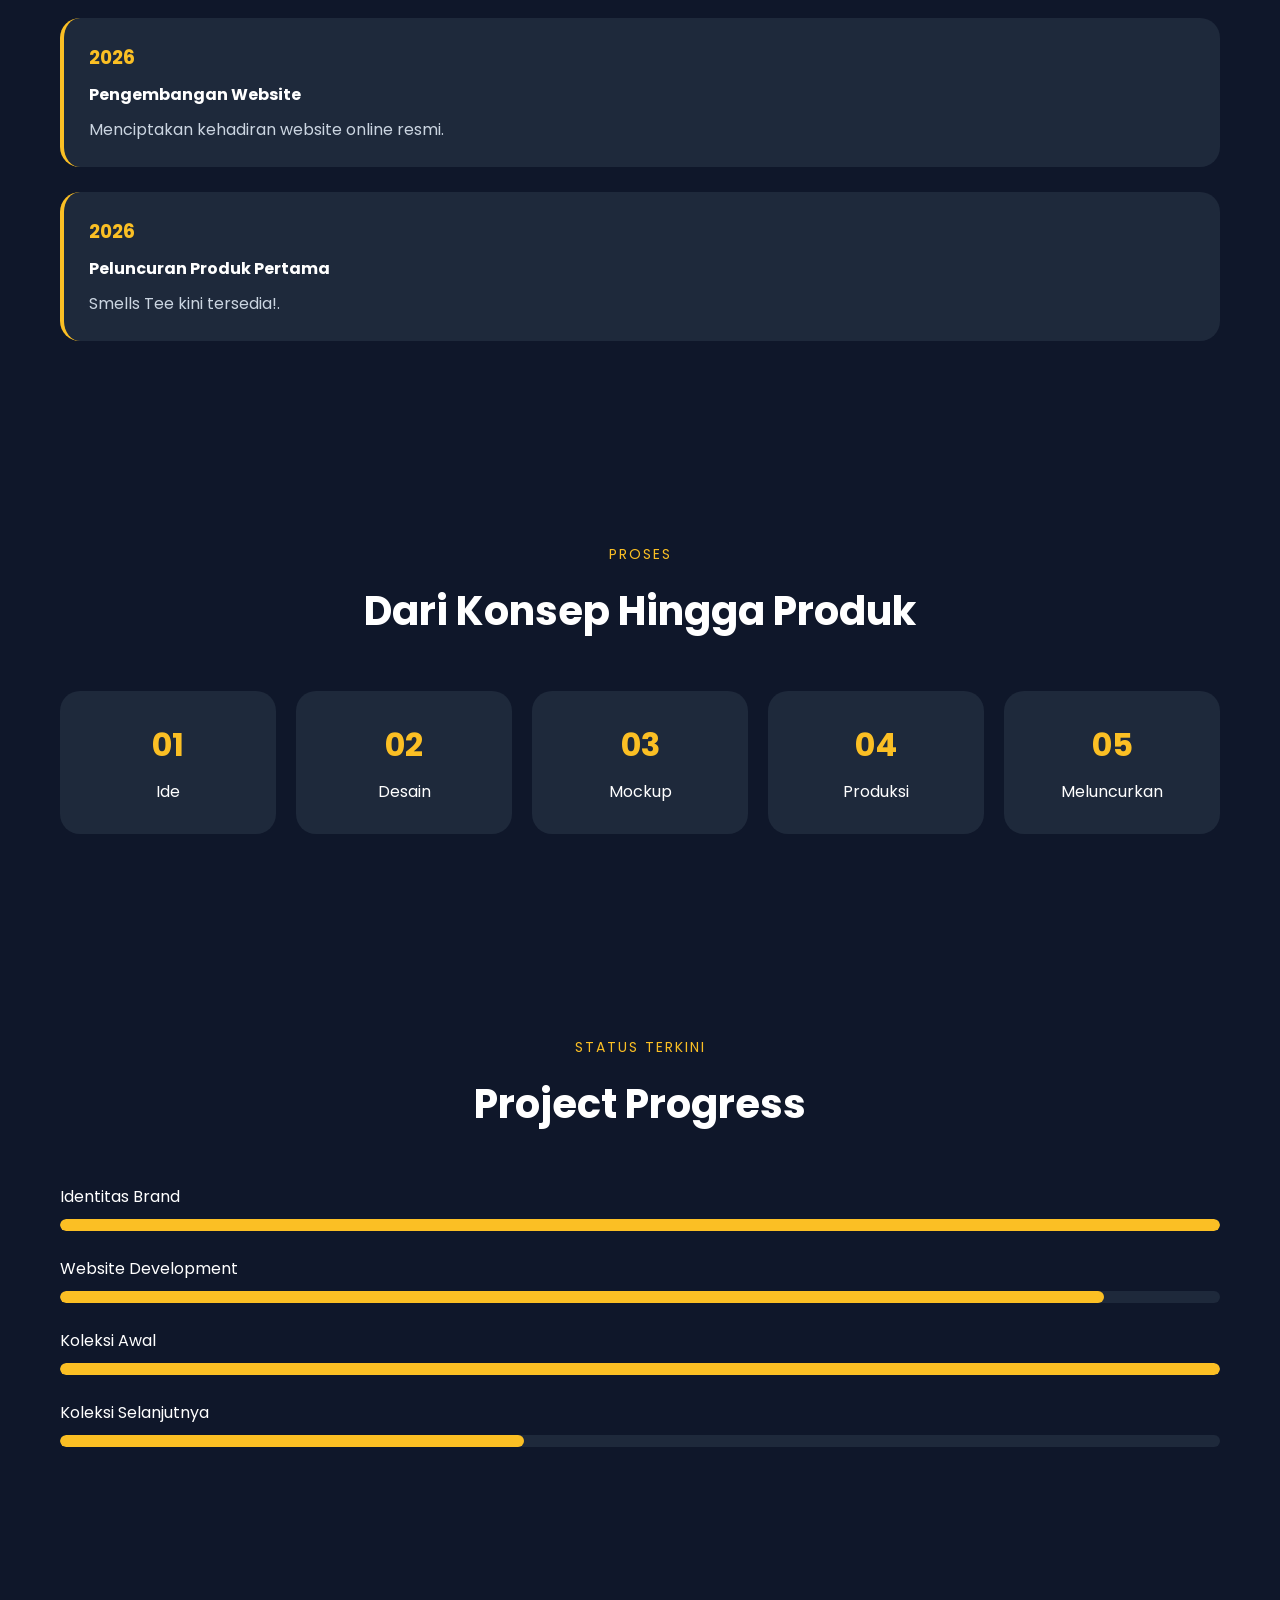
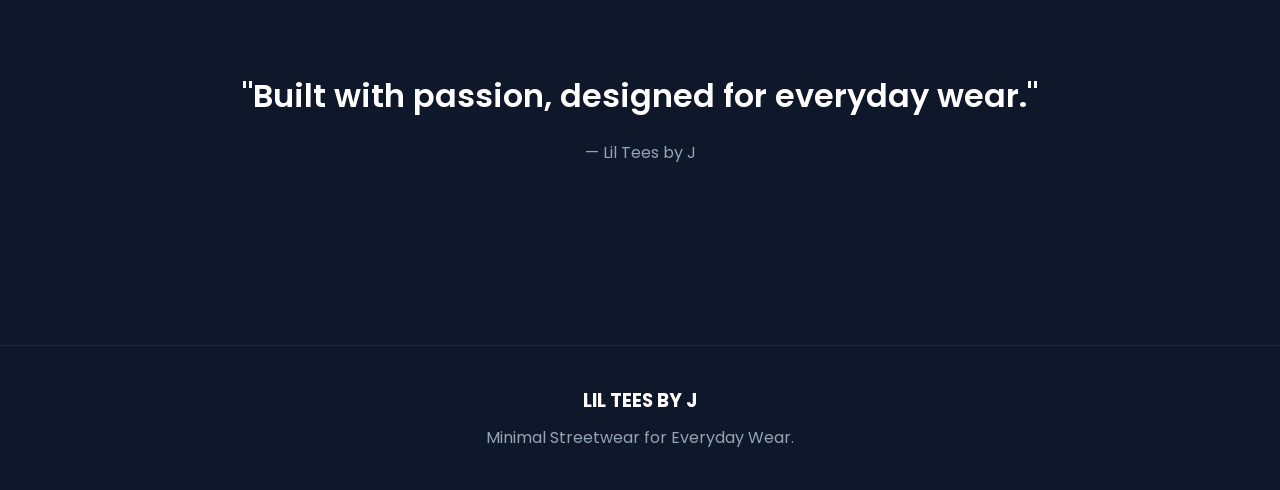
<file: journey.html>
<!DOCTYPE html>
<html lang="id">
<head>
    <meta charset="UTF-8">
    <meta name="viewport" content="width=device-width, initial-scale=1.0">
    <title>Journey | Lil Tees by J</title>

    <link rel="stylesheet" href="style.css">

    <link href="https://fonts.googleapis.com/css2?family=Poppins:wght@300;400;500;600;700&display=swap" rel="stylesheet">
</head>
<body>

<header>

    <nav class="navbar">

        <div class="logo">
            <a href="index.html">
            
                <img src="images/logofooter.png" alt="Lil Tees Logo">
        
                <span>liltees</span>
        
            </a>        </div>

        <ul class="nav-links">
            <li><a href="index.html">Home</a></li>
            <li><a href="collection.html">Collection</a></li>
            <li><a class="active" href="journey.html">Journey</a></li>
            <li><a href="about.html">About</a></li>
            <li><a href="contact.html">Contact</a></li>
        </ul>

        <a href="marketplace.html" class="market-btn">
            Marketplace
        </a>

    </nav>

</header>

<!-- HERO -->

<section class="journey-hero">

    <span>PERJALANAN KITA</span>

    <h1>Dari sebuah ide menjadi merk pakaian</h1>

    <p>
        Setiap koleksi dimulai dengan sebuah visi. Ikuti perjalanan dibalik Lil Tees.
    </p>

</section>

<!-- ORIGIN -->

<section class="origin">

    <div class="section-title">

        <span>AWAL MULA</span>

        <h2>Original Brand</h2>

    </div>

    <div class="origin-card">

        <p>
            Lil Tees berawal dari kecintaan pada streetwear minimalis dan keinginan untuk menciptakan pakaian sehari-hari yang nyaman dengan estetika abadi.
        </p>

    </div>

</section>

<!-- TIMELINE -->

<section class="timeline">

    <div class="section-title">

        <span>MILESTONES</span>

        <h2>Our Timeline</h2>

    </div>

    <div class="timeline-container">

        <div class="timeline-item">
            <h3>2025</h3>
            <h4>Ide Muncul</h4>
            <p>Konsep awal dan perencanaan merek.</p>
        </div>

        <div class="timeline-item">
            <h3>2026</h3>
            <h4>Desain Pertama</h4>
            <p>Eksplorasi konsep dan desain koleksi pertama.</p>
        </div>

        <div class="timeline-item">
            <h3>2026</h3>
            <h4>Pengembangan Website</h4>
            <p>Menciptakan kehadiran website online resmi.</p>
        </div>

        <div class="timeline-item">
            <h3>2026</h3>
            <h4>Peluncuran Produk Pertama</h4>
            <p>Smells Tee kini tersedia!.</p>
        </div>

    </div>

</section>

<!-- DESIGN PROCESS -->

<section class="process">

    <div class="section-title">

        <span>PROSES</span>

        <h2>Dari Konsep Hingga Produk</h2>

    </div>

    <div class="process-grid">

        <div class="process-card">
            <h3>01</h3>
            <p>Ide</p>
        </div>

        <div class="process-card">
            <h3>02</h3>
            <p>Desain</p>
        </div>

        <div class="process-card">
            <h3>03</h3>
            <p>Mockup</p>
        </div>

        <div class="process-card">
            <h3>04</h3>
            <p>Produksi</p>
        </div>

        <div class="process-card">
            <h3>05</h3>
            <p>Meluncurkan</p>
        </div>

    </div>

</section>

<!-- CURRENT PROGRESS -->

<section class="progress-section">

    <div class="section-title">

        <span>STATUS TERKINI</span>

        <h2>Project Progress</h2>

    </div>

    <div class="progress-item">
        <p>Identitas Brand</p>
        <div class="progress-bar">
            <div class="progress-fill" style="width:100%"></div>
        </div>
    </div>

    <div class="progress-item">
        <p>Website Development</p>
        <div class="progress-bar">
            <div class="progress-fill" style="width:90%"></div>
        </div>
    </div>

    <div class="progress-item">
        <p>Koleksi Awal</p>
        <div class="progress-bar">
            <div class="progress-fill" style="width:100%"></div>
        </div>
    </div>

    <div class="progress-item">
        <p>Koleksi Selanjutnya</p>
        <div class="progress-bar">
            <div class="progress-fill" style="width:40%"></div>
        </div>
    </div>

</section>

<!-- QUOTE -->

<section class="quote-section">

    <blockquote>
        "Built with passion, designed for everyday wear."
    </blockquote>

    <p>— Lil Tees by J</p>

</section>

<footer>

    <h3>LIL TEES BY J</h3>

    <p>
        Minimal Streetwear for Everyday Wear.
    </p>

</footer>

</body>
</html>
</file>
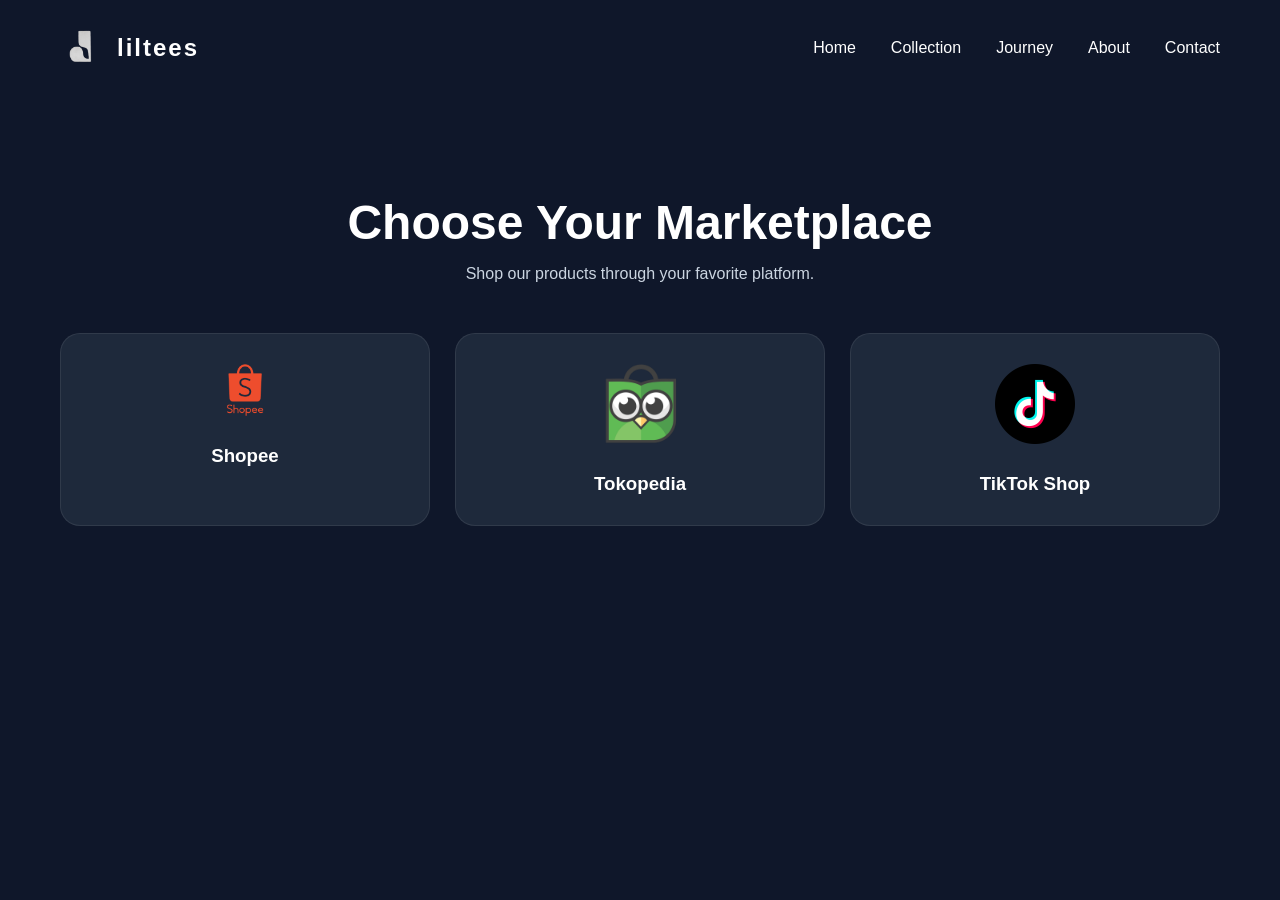
<file: marketplace.html>
<!DOCTYPE html>
<html lang="id">
<head>
    <meta charset="UTF-8">
    <meta name="viewport" content="width=device-width, initial-scale=1.0">
    <title>Marketplace | Lil Tees</title>
    <link rel="stylesheet" href="style.css">
</head>
<body>

<header>
    <nav class="navbar">

        <div class="logo">
            <a href="index.html">
            
                <img src="images/logofooter.png" alt="Lil Tees Logo">
        
                <span>liltees</span>
        
            </a>        </div>

        <ul class="nav-links">
            <li><a href="index.html">Home</a></li>
            <li><a href="collection.html">Collection</a></li>
            <li><a href="journey.html">Journey</a></li>
            <li><a href="about.html">About</a></li>
            <li><a href="contact.html">Contact</a></li>
        </ul>

    </nav>
</header>

<section class="marketplace-page">

    <h1>Choose Your Marketplace</h1>

    <p>
        Shop our products through your favorite platform.
    </p>

    <div class="market-grid">

        <a href="https://s.shopee.co.id/7KueSl9iLQ?share_channel_code=1" target="_blank" class="market-card">
            <img src="images/shopee.png" alt="Shopee">
            <h3>Shopee</h3>
        </a>

        <a href="https://tk.tokopedia.com/ZSQq5VsjM/" target="_blank" class="market-card">
            <img src="images/tokped.png" alt="Tokopedia">
            <h3>Tokopedia</h3>
        </a>

        <a href="https://www.tiktok.com/@liltees.co?_r=1&_t=ZS-97FmGA0aPOp" target="_blank" class="market-card">
            <img src="images/tt.png" alt="TikTok Shop">
            <h3>TikTok Shop</h3>
        </a>

    </div>

</section>

</body>
</html>
</file>
<file: style.css>
/* ===================================
   GLOBAL
=================================== */

*{
    margin:0;
    padding:0;
    box-sizing:border-box;
    font-family:'Poppins',sans-serif;
}

html{
    scroll-behavior:smooth;
}

body{
    background:#0f172a;
    color:white;
    min-height:100vh;
}

.active{
    color:#fbbf24 !important;
    font-weight:600;
}

/* ===================================
   NAVBAR
=================================== */

.navbar{
    max-width:1200px;
    margin:auto;
    padding:25px 20px;

    display:flex;
    justify-content:space-between;
    align-items:center;
}

.logo a{
    display:flex;
    align-items:center;
    gap:12px;

    text-decoration:none;
    color:white;

    font-size:1.5rem;
    font-weight:700;
    letter-spacing:2px;
}

.logo:hover img{
    transform:rotate(5deg) scale(1.05);
}

.logo img{
    width:45px;
    height:45px;

    object-fit:contain;

    transition:.3s ease;
}

.nav-links{
    display:flex;
    gap:35px;
    list-style:none;
}

.nav-links a{
    text-decoration:none;
    color:white;
    transition:.3s ease;
}

.nav-links a:hover{
    color:#fbbf24;
}

.market-btn{
    text-decoration:none;
    color:black;
    background:#fbbf24;
    padding:10px 20px;
    border-radius:50px;
    font-weight:600;
    transition:.3s ease;
}

.market-btn:hover{
    transform:translateY(-2px);
}

/* ===================================
   HERO
=================================== */

.hero{
    max-width:1200px;
    margin:auto;
    min-height:85vh;

    display:flex;
    align-items:center;
    justify-content:space-between;

    padding:20px;
}

.hero-content{
    flex:1;
}

.tag{
    color:#fbbf24;
    font-size:14px;
    letter-spacing:2px;
}

.hero-content h1{
    font-size:4rem;
    line-height:1.1;
    margin:20px 0;
}

.hero-content p{
    max-width:500px;
    color:#cbd5e1;
    line-height:1.8;
    margin-bottom:30px;
}

.hero-features{
    display:flex;
    gap:15px;
    margin:20px 0;
    flex-wrap:wrap;
}

.hero-features span{
    background:#1e293b;
    padding:8px 15px;
    border-radius:50px;
    font-size:14px;
}

.hero-buttons{
    display:flex;
    gap:15px;
}

.btn-primary{
    background:#fbbf24;
    color:black;
    padding:14px 28px;
    border-radius:50px;
    text-decoration:none;
    font-weight:600;
    transition:.3s ease;
}

.btn-primary:hover{
    transform:translateY(-3px);
}

.btn-secondary{
    border:1px solid white;
    color:white;
    padding:14px 28px;
    border-radius:50px;
    text-decoration:none;
    transition:.3s ease;
}

.btn-secondary:hover{
    background:white;
    color:#0f172a;
}

.hero-image{
    flex:1;
    display:flex;
    justify-content:center;
}

.hero-image img{
    width:100%;
    max-width:500px;
}

/* ===================================
   SECTION TITLE
=================================== */

.section-title{
    text-align:center;
    margin-bottom:50px;
}

.section-title span{
    color:#fbbf24;
    font-size:14px;
    letter-spacing:2px;
}

.section-title h2{
    font-size:2.5rem;
    margin:15px 0;
}

.section-title p{
    color:#94a3b8;
}

/* ===================================
   FEATURED PRODUCT
=================================== */

.featured{
    max-width:1200px;
    margin:auto;
    padding:100px 20px;
}

.featured-card{
    max-width:450px;
    margin:auto;

    background:#1e293b;
    padding:35px;

    border-radius:20px;

    border:1px solid rgba(255,255,255,.08);

    transition:.4s ease;
}

.featured-card:hover{
    transform:translateY(-10px);

    border-color:#fbbf24;

    box-shadow:
        0 15px 40px rgba(0,0,0,.35);
}

.featured-card img{
    width:320px;
    max-width:100%;

    display:block;
    margin:auto auto 25px;

    transition:.4s ease;
}

.featured-card:hover img{
    transform:scale(1.08);
}

.featured-card h3{
    font-size:1.8rem;
    margin-bottom:15px;
}

.featured-card p{
    color:#cbd5e1;
    line-height:1.8;

    margin-bottom:30px;
}

.featured-card .btn-primary{
    display:inline-block;
}

/* ===================================
   ABOUT PREVIEW
=================================== */

.about-preview{
    max-width:900px;
    margin:auto;
    padding:100px 20px;
    text-align:center;
}

.about-preview p{
    max-width:700px;
    margin:20px auto 35px;

    color:#cbd5e1;
    line-height:1.8;
}

/* ===================================
   MARKETPLACE PAGE
=================================== */

.marketplace-page{
    max-width:1200px;
    margin:auto;
    padding:100px 20px;
    text-align:center;
}

.marketplace-page h1{
    font-size:3rem;
    margin-bottom:15px;
}

.marketplace-page p{
    color:#cbd5e1;
}

.market-grid{
    margin-top:50px;

    display:grid;
    grid-template-columns:repeat(auto-fit,minmax(220px,1fr));
    gap:25px;
}

.market-card{
    background:#1e293b;

    padding:30px;

    border-radius:20px;

    text-decoration:none;
    color:white;

    border:1px solid rgba(255,255,255,.08);

    transition:.3s ease;
}

.market-card:hover{
    transform:translateY(-8px);
    border-color:#fbbf24;
}

.market-card img{
    width:80px;
    margin-bottom:15px;
}

.market-card h3{
    margin-top:10px;
}

/* ===================================
   FOOTER
=================================== */

footer{
    text-align:center;
    padding:40px 20px;

    border-top:1px solid rgba(255,255,255,.08);

    margin-top:80px;
}

footer h3{
    margin-bottom:10px;
}

footer p{
    color:#94a3b8;
    margin-top:10px;
}

/* ===================================
   COLLECTION PAGE
=================================== */

.collection-header{
    max-width:900px;
    margin:auto;
    padding:100px 20px 60px;
    text-align:center;
}

.collection-header span{
    color:#fbbf24;
    font-size:14px;
    letter-spacing:2px;
}

.collection-header h1{
    font-size:3rem;
    margin:20px 0;
}

.collection-header p{
    color:#94a3b8;
    line-height:1.8;
}

/* ===================================
   AVAILABLE PRODUCT
=================================== */

.available-product{
    max-width:1200px;
    margin:auto;
    padding:40px 20px 100px;
}

.available-card{
    max-width:500px;
    margin:auto;

    background:#1e293b;

    padding:40px;

    border-radius:20px;

    border:1px solid rgba(255,255,255,.08);

    text-align:center;

    transition:.4s ease;
}

.available-card:hover{
    transform:translateY(-10px);

    border-color:#fbbf24;

    box-shadow:
        0 15px 40px rgba(0,0,0,.35);
}

.available-card img{
    width:350px;
    max-width:100%;

    display:block;
    margin:auto auto 25px;

    transition:.4s ease;
}

.available-card:hover img{
    transform:scale(1.08);
}

.available-card h3{
    margin-bottom:15px;
}

.available-card p{
    color:#cbd5e1;
    line-height:1.8;

    margin-bottom:20px;
}

.price{
    font-size:2rem;
    font-weight:700;

    margin-bottom:30px;

    color:#fbbf24;
}

/* PRODUCT GALLERY */

.main-product-image{
    width:350px;
    max-width:100%;

    display:block;
    margin:auto auto 25px;

    transition:.4s ease;
}

.available-card:hover .main-product-image{
    transform:scale(1.05);
}

.product-thumbnails{
    display:flex;
    justify-content:center;
    gap:15px;

    margin-bottom:25px;
}

.thumbnail{
    width:80px;
    height:80px;

    object-fit:cover;

    border-radius:12px;

    cursor:pointer;

    border:2px solid transparent;

    transition:.3s ease;
}

.thumbnail:hover{
    transform:scale(1.08);
}

.thumbnail.active{
    border-color:#fbbf24;

    box-shadow:
        0 0 15px rgba(251,191,36,.25);
}

.thumb-wrapper{
    text-align:center;
}

.thumb-wrapper span{
    display:block;
    margin-top:8px;

    font-size:12px;

    color:#94a3b8;

    letter-spacing:.5px;
}

/* ===================================
   UPCOMING COLLECTION
=================================== */

.upcoming{
    max-width:1200px;
    margin:auto;
    padding:100px 20px;
}

.upcoming-grid{
    display:grid;
    grid-template-columns:repeat(3,1fr);
    gap:30px;
}

.coming-card{
    position:relative;

    background:#1e293b;

    border-radius:20px;

    overflow:hidden;

    border:1px solid rgba(255,255,255,.08);

    transition:.3s ease;

    text-align:center;
}

.coming-card:hover{
    transform:translateY(-8px);

    border-color:#fbbf24;
}

.coming-card img{
    width:100%;
    height:350px;

    object-fit:cover;

    filter:blur(4px) grayscale(100%);

    transition:.4s ease;
}

.coming-card:hover img{
    filter:blur(2px) grayscale(60%);
}

.coming-overlay{
    position:absolute;

    top:20px;
    right:20px;

    background:#fbbf24;
    color:black;

    padding:8px 15px;

    border-radius:50px;

    font-size:13px;
    font-weight:600;
}

.coming-card h3{
    padding:20px;
}

/* ===================================
   COLLECTION STATUS
=================================== */

.collection-status{
    max-width:800px;
    margin:auto;
    padding:100px 20px;
}

.status-list{
    display:flex;
    flex-direction:column;
    gap:20px;
}

.status-item{
    background:#1e293b;

    padding:20px 25px;

    border-radius:15px;

    display:flex;
    align-items:center;

    gap:15px;

    border:1px solid rgba(255,255,255,.08);
}

.status-item span{
    color:#fbbf24;

    font-size:1.2rem;
    font-weight:700;
}

.status-item p{
    color:white;
}

/* ===================================
   JOURNEY PAGE
=================================== */

.journey-hero{
    max-width:900px;
    margin:auto;
    text-align:center;
    padding:100px 20px;
}

.journey-hero span{
    color:#fbbf24;
    letter-spacing:2px;
    font-size:14px;
}

.journey-hero h1{
    font-size:3rem;
    margin:20px 0;
}

.journey-hero p{
    color:#94a3b8;
    line-height:1.8;
}

.origin,
.timeline,
.process,
.progress-section,
.quote-section{
    max-width:1200px;
    margin:auto;
    padding:100px 20px;
}

.origin-card{
    max-width:800px;
    margin:auto;
    text-align:center;

    background:#1e293b;
    padding:40px;
    border-radius:20px;
}

.origin-card p{
    line-height:1.8;
    color:#cbd5e1;
}

.timeline-container{
    display:grid;
    gap:25px;
}

.timeline-item{
    background:#1e293b;
    padding:25px;
    border-radius:20px;
    border-left:4px solid #fbbf24;
}

.timeline-item h3{
    color:#fbbf24;
    margin-bottom:10px;
}

.timeline-item h4{
    margin-bottom:10px;
}

.timeline-item p{
    color:#cbd5e1;
}

.process-grid{
    display:grid;
    grid-template-columns:repeat(5,1fr);
    gap:20px;
}

.process-card{
    background:#1e293b;
    padding:30px;
    border-radius:20px;
    text-align:center;
}

.process-card h3{
    color:#fbbf24;
    font-size:2rem;
    margin-bottom:10px;
}

.progress-item{
    margin-bottom:25px;
}

.progress-item p{
    margin-bottom:10px;
}

.progress-bar{
    height:12px;
    background:#1e293b;
    border-radius:50px;
    overflow:hidden;
}

.progress-fill{
    height:100%;
    background:#fbbf24;
    border-radius:50px;
}

.quote-section{
    text-align:center;
}

.quote-section blockquote{
    font-size:2rem;
    font-weight:600;
    margin-bottom:20px;
}

.quote-section p{
    color:#94a3b8;
}

/* ===================================
   ABOUT PAGE
=================================== */

.about-hero{
    max-width:900px;
    margin:auto;
    text-align:center;
    padding:100px 20px;
}

.about-hero span{
    color:#fbbf24;
    letter-spacing:2px;
    font-size:14px;
}

.about-hero h1{
    font-size:3rem;
    margin:20px 0;
}

.about-hero p{
    color:#94a3b8;
    line-height:1.8;
}

.about-section{
    max-width:1200px;
    margin:auto;
    padding:80px 20px;
}

.about-card{
    max-width:800px;
    margin:auto;

    background:#1e293b;

    padding:40px;

    border-radius:20px;

    text-align:center;
}

.founder-card{
    max-width:700px;
    margin:auto;

    background:#1e293b;

    padding:40px;

    border-radius:20px;

    text-align:center;

    border:1px solid rgba(255,255,255,.08);

    transition:.3s ease;
}

.founder-card:hover{
    transform:translateY(-8px);
    border-color:#fbbf24;
}

.founder-photo{
    width:140px;
    height:140px;

    object-fit:cover;

    border-radius:50%;

    display:block;

    margin:0 auto 25px;

    border:3px solid #fbbf24;

    transition:.3s ease;
}

.founder-card:hover .founder-photo{
    transform:scale(1.05);
}

.founder-photo{
    box-shadow:
        0 10px 30px rgba(0,0,0,.3);
}

.founder-card h3{
    font-size:1.8rem;
    margin-bottom:5px;
}

.founder-card span{
    color:#fbbf24;
    display:block;
    margin-bottom:20px;
}

.founder-card p{
    color:#cbd5e1;
    line-height:1.8;
    margin-bottom:15px;
}

.about-card p{
    color:#cbd5e1;
    line-height:1.8;
    margin-bottom:20px;
}

.mission-grid,
.values-grid,
.why-grid{
    display:grid;
    gap:25px;
}

.mission-grid{
    grid-template-columns:repeat(4,1fr);
}

.values-grid{
    grid-template-columns:repeat(3,1fr);
}

.why-grid{
    grid-template-columns:repeat(4,1fr);
}

.mission-card,
.value-card,
.why-card{
    background:#1e293b;

    padding:30px;

    border-radius:20px;

    text-align:center;

    border:1px solid rgba(255,255,255,.08);

    transition:.3s ease;
}

.mission-card:hover,
.value-card:hover,
.why-card:hover{
    transform:translateY(-8px);
    border-color:#fbbf24;
}

.mission-card h3,
.value-card h3{
    color:#fbbf24;
    margin-bottom:15px;
}

.mission-card p,
.value-card p{
    color:#cbd5e1;
}

/* ===================================
   CONTACT PAGE
=================================== */

.contact-hero{
    max-width:900px;
    margin:auto;
    text-align:center;
    padding:100px 20px;
}

.contact-hero span{
    color:#fbbf24;
    letter-spacing:2px;
    font-size:14px;
}

.contact-hero h1{
    font-size:3rem;
    margin:20px 0;
}

.contact-hero p{
    color:#94a3b8;
    line-height:1.8;
}

.contact-section{
    max-width:1200px;
    margin:auto;
    padding:50px 20px 100px;
}

.contact-grid{
    display:grid;
    grid-template-columns:repeat(2,1fr);
    gap:25px;
}

.contact-card{
    background:#1e293b;

    padding:35px;

    border-radius:20px;

    text-decoration:none;
    color:white;

    text-align:center;

    border:1px solid rgba(255,255,255,.08);

    display:flex;
    flex-direction:column;
    align-items:center;
    justify-content:center;

    min-height:250px;

    transition:.3s ease;
}

.contact-card img{
    width:70px;
    height:70px;

    object-fit:contain;

    margin-bottom:20px;

    transition:.3s ease;
}

.contact-card:hover img{
    transform:scale(1.1);
}

.contact-card h3{
    color:#fbbf24;

    margin-bottom:10px;
}

.contact-card p{
    color:#cbd5e1;
}

.contact-card:hover{
    transform:translateY(-8px);

    border-color:#fbbf24;
}

.contact-card h3{
    color:#fbbf24;

    margin-bottom:10px;
}

.contact-card p{
    color:#cbd5e1;
}

.business-hours{
    max-width:800px;
    margin:auto;
    padding:100px 20px;
}

.hours-card{
    background:#1e293b;

    padding:35px;

    border-radius:20px;

    text-align:center;
}

.hours-card p{
    color:#94a3b8;
    margin-bottom:10px;
}

.hours-card h3{
    color:#fbbf24;
}

/* ===================================
   MOBILE
=================================== */

@media(max-width:768px){
    .collection-header h1{
        font-size:2.2rem;
    }
    
    .available-card{
        padding:25px;
    }
    
    .available-card img{
        width:260px;
    }
    
    .upcoming-grid{
        grid-template-columns:1fr;
    }
    
    .coming-card img{
        height:280px;
    }
    
    .price{
        font-size:1.6rem;
    }
    
    .status-item{
        flex-direction:row;
        align-items:center;
    }

    .navbar{
        flex-direction:column;
        gap:20px;
    }

    .nav-links{
        gap:15px;
        flex-wrap:wrap;
        justify-content:center;
    }

    .hero{
        flex-direction:column;
        text-align:center;
        padding-top:40px;
    }

    .hero-content h1{
        font-size:2.5rem;
    }

    .hero-content p{
        margin:auto;
        margin-bottom:30px;
    }

    .hero-features{
        justify-content:center;
    }

    .hero-buttons{
        justify-content:center;
        flex-wrap:wrap;
    }

    .hero-image{
        margin-top:40px;
    }

    .section-title h2{
        font-size:2rem;
    }

    .featured-card{
        padding:25px;
    }

    .featured-card img{
        width:260px;
    }

    .marketplace-page h1{
        font-size:2rem;
    }
    .journey-hero h1{
        font-size:2.2rem;
    }
    
    .process-grid{
        grid-template-columns:1fr;
    }
    
    .quote-section blockquote{
        font-size:1.5rem;
    }
    .about-hero h1{
        font-size:2.2rem;
    }
    
    .mission-grid,
    .values-grid,
    .why-grid{
        grid-template-columns:1fr;
    }
    .contact-hero h1{
        font-size:2.2rem;
    }
    
    .contact-grid{
        grid-template-columns:1fr;
    }
}

.product-view-switch{
    display:flex;
    justify-content:center;
    gap:12px;

    margin-bottom:25px;
}

.view-btn{
    padding:10px 22px;

    background:transparent;

    border:1px solid rgba(255,255,255,.15);

    border-radius:999px;

    color:#94a3b8;

    cursor:pointer;

    font-size:14px;
    font-weight:600;

    transition:.3s ease;
}

.view-btn:hover{
    border-color:#fbbf24;
    color:#fbbf24;
}

.active-view{
    background:#fbbf24;
    color:#0f172a;

    border-color:#fbbf24;
}
.view-btn{
    min-width:90px;
}
</file>
